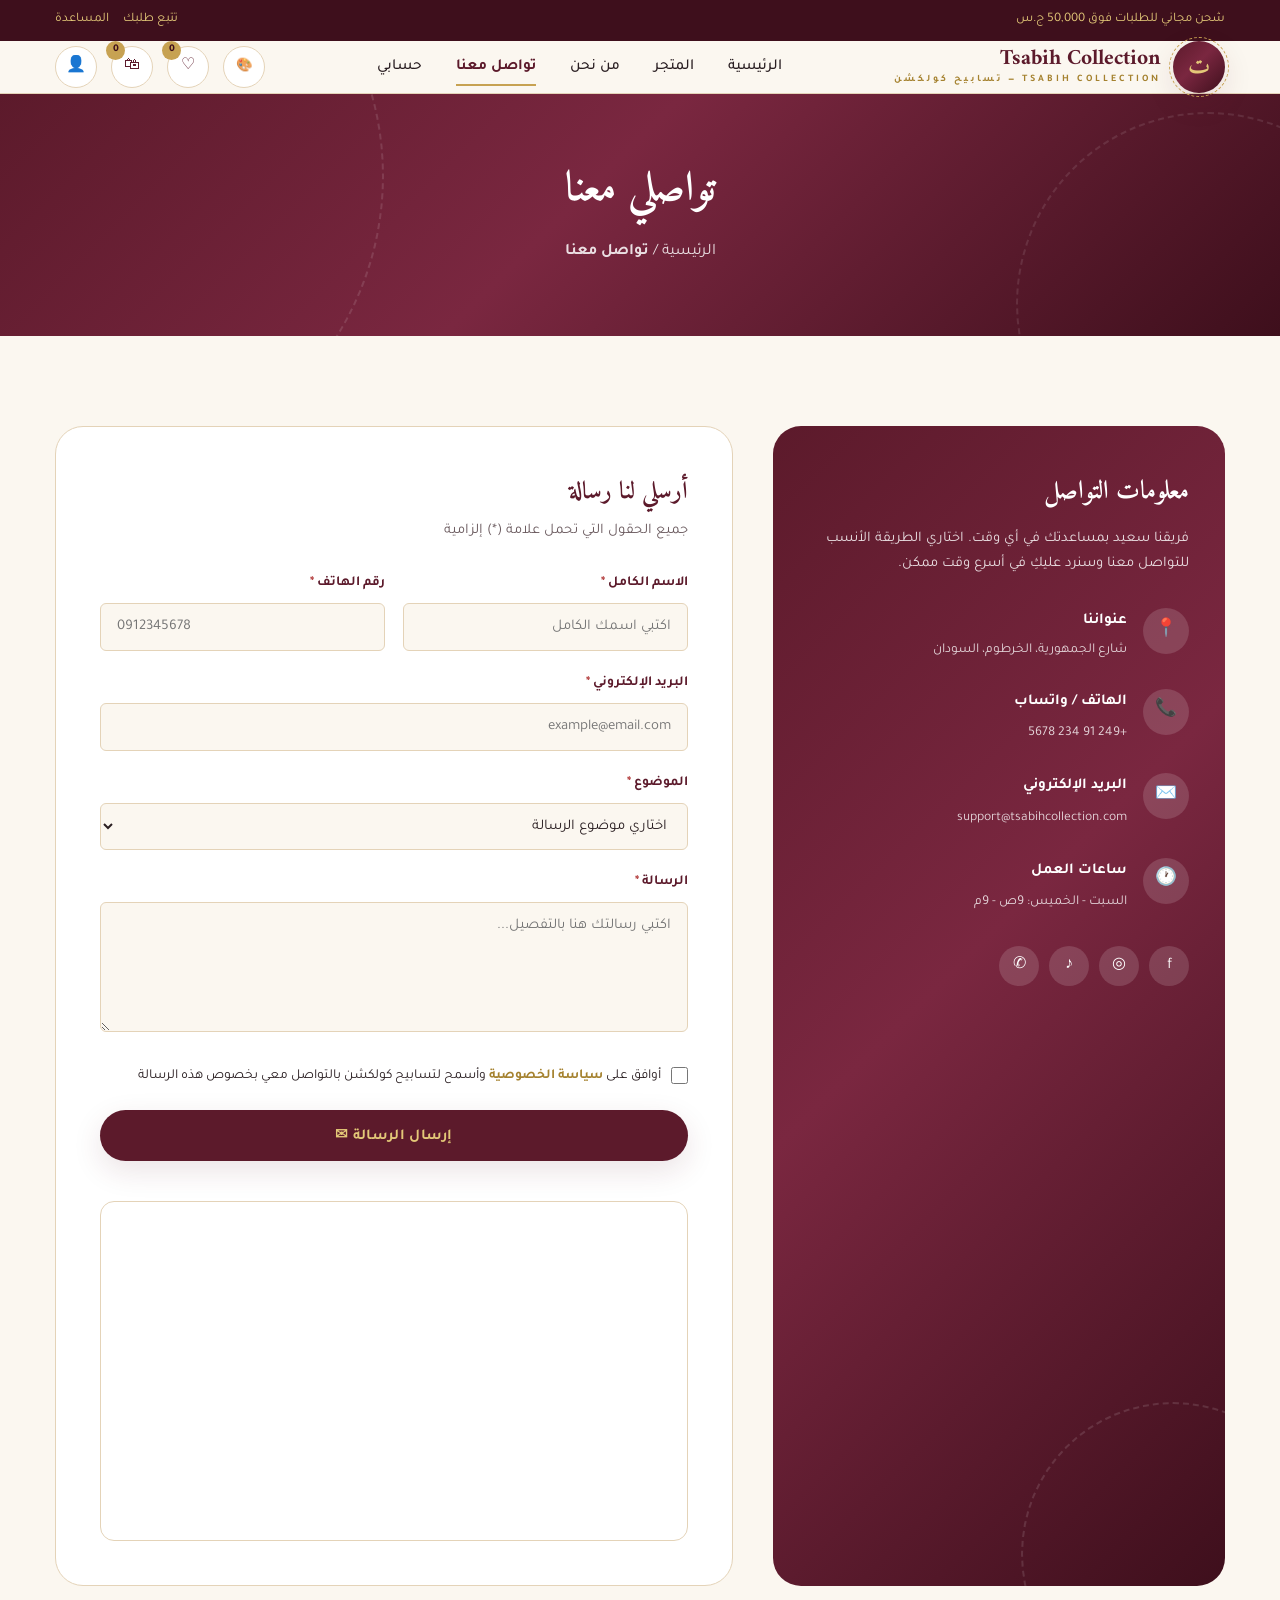
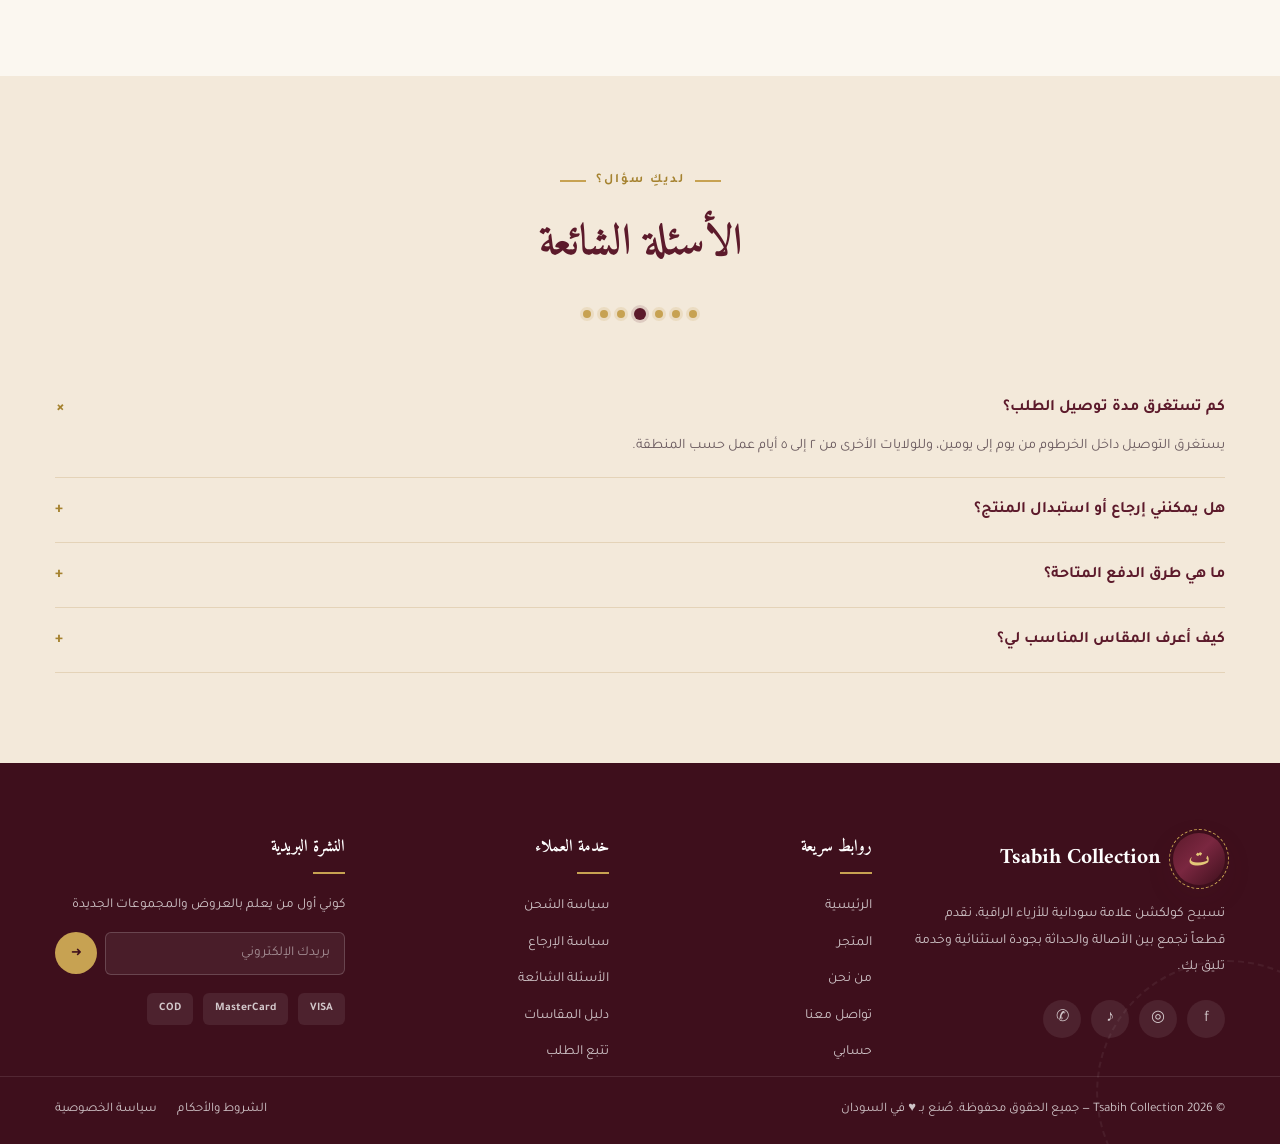
<file: contact.html>
<!DOCTYPE html>
<html lang="ar" dir="rtl" data-theme="default">
<head>
<meta charset="UTF-8">
<meta name="viewport" content="width=device-width, initial-scale=1.0">
<title>تواصل معنا | Tsabih Collection - تسابيح كولكشن</title>
<meta name="description" content="تواصلي مع فريق تسابيح كولكشن لأي استفسار عن الطلبات، المقاسات، أو الشحن.">
<link rel="stylesheet" href="css/style.css">
<link rel="icon" href="data:image/svg+xml,<svg xmlns=%22http://www.w3.org/2000/svg%22 viewBox=%220 0 100 100%22><text y=%22.9em%22 font-size=%2290%22>📿</text></svg>">
</head>
<body>

<div class="top-bar">
  <div class="container">
    <div class="top-bar-links"><span data-i18n="top_ship">شحن مجاني للطلبات فوق 50,000 ج.س</span></div>
    <div class="top-bar-tools">
      <a href="contact.html" data-i18n="top_track">تتبع طلبك</a>
      <a href="contact.html" data-i18n="top_help">المساعدة</a>
    </div>
  </div>
</div>

<header class="site-header">
  <div class="container nav-wrap">
    <a href="index.html" class="brand">
      <span class="brand-mark">ت</span>
      <span class="brand-name">Tsabih Collection<small>TSABIH COLLECTION — تسابيح كولكشن</small></span>
    </a>
    
    <!-- ====== زر القائمة (البرغر) ====== -->
    <div class="burger" aria-label="القائمة">
      <span></span>
      <span></span>
      <span></span>
    </div>
    
    <nav class="nav-links">
      <a href="index.html" data-i18n="nav_home">الرئيسية</a>
      <a href="products.html" data-i18n="nav_shop">المتجر</a>
      <a href="about.html" data-i18n="nav_about">من نحن</a>
      <a href="contact.html" class="active" data-i18n="nav_contact">تواصل معنا</a>
      <a href="login.html" data-i18n="nav_login">حسابي</a>
    </nav>
    
    <!-- ====== التغطية الخلفية للقائمة ====== -->
    <div class="nav-overlay"></div>
    
    <div class="nav-tools">
      <div class="dropdown">
        <button class="icon-btn dropdown-toggle" aria-label="الإعدادات" title="اللون واللغة">🎨</button>
        <div class="dropdown-panel">
          <div class="dropdown-title" data-i18n="theme_label">اختر لون الموقع</div>
          <div class="theme-grid">
            <button class="theme-dot active" data-theme-btn="default"></button>
            <button class="theme-dot" data-theme-btn="emerald"></button>
            <button class="theme-dot" data-theme-btn="midnight"></button>
            <button class="theme-dot" data-theme-btn="noir"></button>
          </div>
          <div class="dropdown-title" data-i18n="lang_label">اللغة / Language</div>
          <div class="lang-switch">
            <button data-lang-btn="ar" class="active">العربية</button>
            <button data-lang-btn="en">English</button>
          </div>
        </div>
      </div>
      <a href="products.html#favorites" class="icon-btn" aria-label="المفضلة">♡<span class="cart-count fav-count">0</span></a>
      <a href="order.html" class="icon-btn" aria-label="سلة التسوق">🛍<span class="cart-count">0</span></a>
      <a href="login.html" class="icon-btn" aria-label="حسابي">👤</a>
    </div>
  </div>
</header>

<!-- ====== هيرو الصفحة ====== -->
<section class="hero" style="padding:70px 0;">
  <div class="container" style="position:relative; z-index:2; text-align:center;">
    <h1 class="hero-title" style="font-size:clamp(1.8rem,4vw,2.6rem);">تواصلي معنا</h1>
    <p style="opacity:.85;">الرئيسية / <strong>تواصل معنا</strong></p>
  </div>
</section>

<!-- ====== قسم التواصل ====== -->
<section class="section">
  <div class="container">
    <div class="contact-grid">

      <!-- ====== بطاقة معلومات التواصل ====== -->
      <div class="contact-info-card" data-reveal="left">
        <h3>معلومات التواصل</h3>
        <p>فريقنا سعيد بمساعدتك في أي وقت. اختاري الطريقة الأنسب للتواصل معنا وسنرد عليكِ في أسرع وقت ممكن.</p>

        <div class="contact-info-item">
          <div class="ci-icon">📍</div>
          <div><h4>عنواننا</h4><p>شارع الجمهورية، الخرطوم، السودان</p></div>
        </div>
        <div class="contact-info-item">
          <div class="ci-icon">📞</div>
          <div><h4>الهاتف / واتساب</h4><span>+249 91 234 5678</span></div>
        </div>
        <div class="contact-info-item">
          <div class="ci-icon">✉️</div>
          <div><h4>البريد الإلكتروني</h4><span>support@tsabihcollection.com</span></div>
        </div>
        <div class="contact-info-item">
          <div class="ci-icon">🕐</div>
          <div><h4>ساعات العمل</h4><span>السبت - الخميس: 9ص - 9م</span></div>
        </div>

        <div class="social-circle">
          <a href="#" aria-label="فيسبوك">f</a>
          <a href="#" aria-label="إنستغرام">◎</a>
          <a href="#" aria-label="تيك توك">♪</a>
          <a href="#" aria-label="واتساب">✆</a>
        </div>
      </div>

      <!-- ====== نموذج التواصل ====== -->
      <div class="contact-form-card" data-reveal="right">
        <h3 class="section-title" style="font-size:1.5rem; margin-bottom:6px;">أرسلي لنا رسالة</h3>
        <p style="color:var(--color-text-soft); margin-bottom:26px; font-size:.92rem;">جميع الحقول التي تحمل علامة (*) إلزامية</p>

        <div class="alert-box"></div>

        <form action="php/contact.php" method="POST" data-validate-form data-demo="true" data-success-msg="تم إرسال رسالتك بنجاح! سنعاود التواصل معكِ قريباً.">
          <div class="form-row">
            <div class="form-group">
              <label for="c_name">الاسم الكامل <span class="required">*</span></label>
              <input type="text" id="c_name" name="full_name" class="form-control" required data-validate="name" placeholder="اكتبي اسمك الكامل">
              <span class="field-error">⚠</span>
            </div>
            <div class="form-group">
              <label for="c_phone">رقم الهاتف <span class="required">*</span></label>
              <input type="tel" id="c_phone" name="phone" class="form-control" required data-validate="phone" placeholder="0912345678">
              <span class="field-error">⚠</span>
            </div>
          </div>

          <div class="form-group">
            <label for="c_email">البريد الإلكتروني <span class="required">*</span></label>
            <input type="email" id="c_email" name="email" class="form-control" required data-validate="email" placeholder="example@email.com">
            <span class="field-error">⚠</span>
          </div>

          <div class="form-group">
            <label for="c_subject">الموضوع <span class="required">*</span></label>
            <select id="c_subject" name="subject" class="form-control" required style="padding-inline-start:16px;">
              <option value="">اختاري موضوع الرسالة</option>
              <option value="order">استفسار عن طلب</option>
              <option value="product">استفسار عن منتج</option>
              <option value="return">إرجاع أو استبدال</option>
              <option value="complaint">شكوى</option>
              <option value="other">أخرى</option>
            </select>
          </div>

          <div class="form-group">
            <label for="c_message">الرسالة <span class="required">*</span></label>
            <textarea id="c_message" name="message" class="form-control" required data-validate="message" placeholder="اكتبي رسالتك هنا بالتفصيل..."></textarea>
            <span class="field-error">⚠</span>
          </div>

          <label class="checkbox-row">
            <input type="checkbox" required data-validate="checkbox" name="agree">
            <span>أوافق على <a href="#">سياسة الخصوصية</a> وأسمح لتسابيح كولكشن بالتواصل معي بخصوص هذه الرسالة</span>
          </label>
          <span class="field-error" style="margin-top:-14px; margin-bottom:16px;">⚠ يجب الموافقة على الشروط</span>

          <button type="submit" class="btn btn-primary btn-block">إرسال الرسالة ✉</button>
        </form>

        <div class="map-box">
          <iframe src="https://www.google.com/maps?q=Khartoum,Sudan&output=embed" loading="lazy" title="موقعنا على الخريطة"></iframe>
        </div>
      </div>
    </div>
  </div>
</section>

<!-- ====== الأسئلة الشائعة ====== -->
<section class="section section-alt">
  <div class="container" style="max-width:820px;">
    <div class="section-head" data-reveal>
      <div class="eyebrow">لديكِ سؤال؟</div>
      <h2 class="section-title">الأسئلة الشائعة</h2>
      <div class="tasbih-divider"><span></span><span></span><span></span><span></span><span></span><span></span><span></span></div>
    </div>
    <div data-reveal>
      <div class="faq-item open">
        <div class="faq-q">كم تستغرق مدة توصيل الطلب؟ <span class="plus">+</span></div>
        <div class="faq-a"><p>يستغرق التوصيل داخل الخرطوم من يوم إلى يومين، وللولايات الأخرى من ٢ إلى ٥ أيام عمل حسب المنطقة.</p></div>
      </div>
      <div class="faq-item">
        <div class="faq-q">هل يمكنني إرجاع أو استبدال المنتج؟ <span class="plus">+</span></div>
        <div class="faq-a"><p>نعم، يمكنكِ إرجاع أو استبدال أي منتج خلال ١٤ يوماً من تاريخ الاستلام بشرط أن يكون بحالته الأصلية.</p></div>
      </div>
      <div class="faq-item">
        <div class="faq-q">ما هي طرق الدفع المتاحة؟ <span class="plus">+</span></div>
        <div class="faq-a"><p>نوفر الدفع عند الاستلام، بالإضافة إلى الدفع الإلكتروني الآمن عبر البطاقات البنكية والمحافظ الرقمية.</p></div>
      </div>
      <div class="faq-item">
        <div class="faq-q">كيف أعرف المقاس المناسب لي؟ <span class="plus">+</span></div>
        <div class="faq-a"><p>يتوفر دليل مقاسات تفصيلي في صفحة كل منتج، ويمكنكِ أيضاً التواصل مع فريق خدمة العملاء لمساعدتك في الاختيار.</p></div>
      </div>
    </div>
  </div>
</section>

<!-- ====== الفوتر ====== -->
<footer class="site-footer">
  <div class="container footer-grid">
    <div class="footer-brand">
      <a href="index.html" class="brand"><span class="brand-mark">ت</span><span class="brand-name">Tsabih Collection</span></a>
      <p data-i18n="footer_about">تسابيح كولكشن علامة سودانية للأزياء الراقية، نقدم قطعاً تجمع بين الأصالة والحداثة بجودة استثنائية وخدمة تليق بكِ.</p>
      <div class="footer-social"><a href="#">f</a><a href="#">◎</a><a href="#">♪</a><a href="#">✆</a></div>
    </div>
    <div class="footer-col">
      <h4 data-i18n="footer_links">روابط سريعة</h4>
      <ul>
        <li><a href="index.html" data-i18n="nav_home">الرئيسية</a></li>
        <li><a href="products.html" data-i18n="nav_shop">المتجر</a></li>
        <li><a href="about.html" data-i18n="nav_about">من نحن</a></li>
        <li><a href="contact.html" data-i18n="nav_contact">تواصل معنا</a></li>
        <li><a href="login.html" data-i18n="nav_login">حسابي</a></li>
      </ul>
    </div>
    <div class="footer-col">
      <h4 data-i18n="footer_help">خدمة العملاء</h4>
      <ul>
        <li><a href="#" data-i18n="footer_help1">سياسة الشحن</a></li>
        <li><a href="#" data-i18n="footer_help2">سياسة الإرجاع</a></li>
        <li><a href="contact.html" data-i18n="footer_help3">الأسئلة الشائعة</a></li>
        <li><a href="#" data-i18n="footer_help4">دليل المقاسات</a></li>
        <li><a href="#" data-i18n="footer_help5">تتبع الطلب</a></li>
      </ul>
    </div>
    <div class="footer-col footer-newsletter">
      <h4 data-i18n="footer_newsletter">النشرة البريدية</h4>
      <p>كوني أول من يعلم بالعروض والمجموعات الجديدة</p>
      <form class="footer-mini-form" data-validate-form data-demo="true" data-success-msg="تم الاشتراك بنجاح!">
        <input type="email" required data-validate="email" placeholder="بريدك الإلكتروني">
        <button type="submit" class="icon-btn" style="background:var(--color-accent); color:var(--color-primary-dark); border:none; flex-shrink:0;">➜</button>
      </form>
      <div class="payment-icons"><span>VISA</span><span>MasterCard</span><span>COD</span></div>
    </div>
  </div>
  <div class="footer-bottom">
    <div class="container">
      <span>© <span id="js-year">2026</span> Tsabih Collection — <span data-i18n="footer_rights">جميع الحقوق محفوظة</span>. صُنع بـ ♥ في السودان</span>
      <div class="footer-bottom-links">
        <a href="#" data-i18n="footer_terms">الشروط والأحكام</a>
        <a href="#" data-i18n="footer_privacy">سياسة الخصوصية</a>
      </div>
    </div>
  </div>
</footer>

<button class="scroll-top" aria-label="العودة للأعلى">↑</button>

<script src="js/theme-lang.js"></script>
<script src="js/main.js"></script>
<script src="js/validation.js"></script>
<script>document.getElementById('js-year').textContent = new Date().getFullYear();</script>
</body>
</html>
</file>
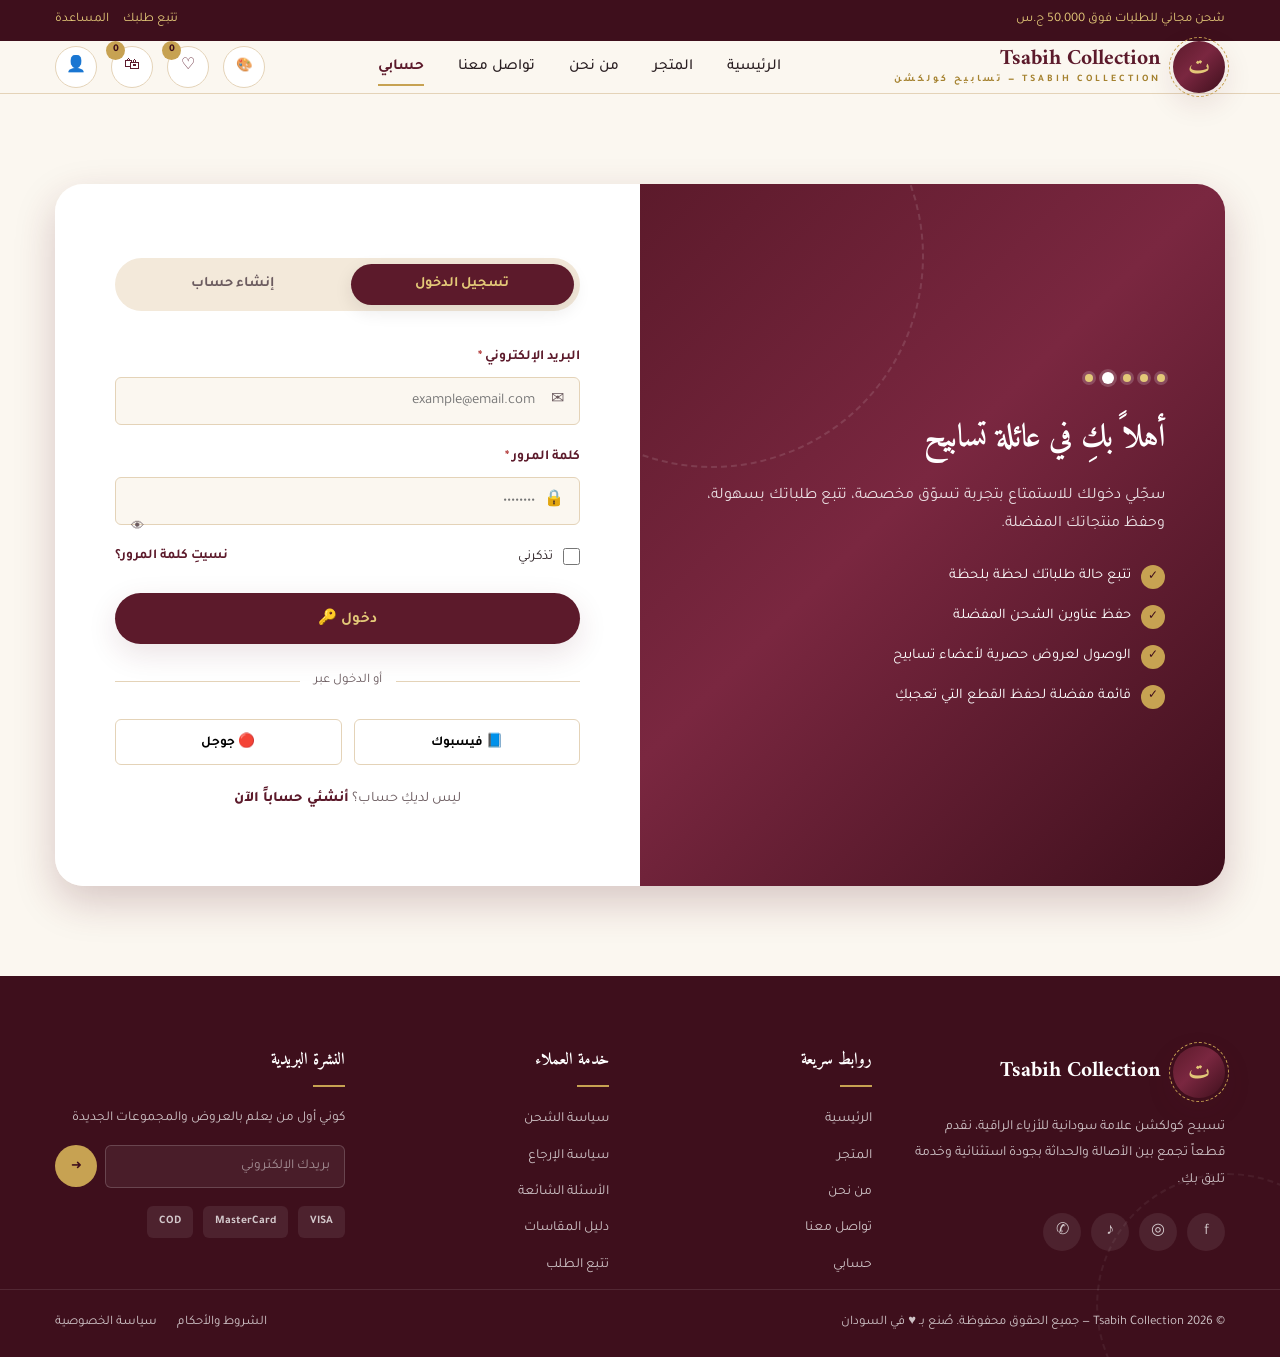
<file: login.html>
<!DOCTYPE html>
<html lang="ar" dir="rtl" data-theme="default">
<head>
<meta charset="UTF-8">
<meta name="viewport" content="width=device-width, initial-scale=1.0">
<title>تسجيل الدخول | Tsabih Collection - تسابيح كولكشن</title>
<meta name="description" content="سجّلي الدخول إلى حسابك في تسابيح كولكشن أو أنشئي حساباً جديداً للاستمتاع بتجربة تسوّق مخصصة.">
<link rel="stylesheet" href="css/style.css">
<link rel="icon" href="data:image/svg+xml,<svg xmlns=%22http://www.w3.org/2000/svg%22 viewBox=%220 0 100 100%22><text y=%22.9em%22 font-size=%2290%22>📿</text></svg>">
</head>
<body>

<div class="top-bar">
  <div class="container">
    <div class="top-bar-links"><span data-i18n="top_ship">شحن مجاني للطلبات فوق 50,000 ج.س</span></div>
    <div class="top-bar-tools">
      <a href="contact.html" data-i18n="top_track">تتبع طلبك</a>
      <a href="contact.html" data-i18n="top_help">المساعدة</a>
    </div>
  </div>
</div>

<header class="site-header">
  <div class="container nav-wrap">
    <a href="index.html" class="brand">
      <span class="brand-mark">ت</span>
      <span class="brand-name">Tsabih Collection<small>TSABIH COLLECTION — تسابيح كولكشن</small></span>
    </a>

    <!-- ====== زر القائمة (البرغر) ====== -->
    <div class="burger" aria-label="القائمة">
      <span></span>
      <span></span>
      <span></span>
    </div>

    <nav class="nav-links">
      <a href="index.html" data-i18n="nav_home">الرئيسية</a>
      <a href="products.html" data-i18n="nav_shop">المتجر</a>
      <a href="about.html" data-i18n="nav_about">من نحن</a>
      <a href="contact.html" data-i18n="nav_contact">تواصل معنا</a>
      <a href="login.html" class="active" data-i18n="nav_login">حسابي</a>
    </nav>

    <!-- ====== التغطية الخلفية للقائمة ====== -->
    <div class="nav-overlay"></div>

    <div class="nav-tools">
      <div class="dropdown">
        <button class="icon-btn dropdown-toggle" aria-label="الإعدادات" title="اللون واللغة">🎨</button>
        <div class="dropdown-panel">
          <div class="dropdown-title" data-i18n="theme_label">اختر لون الموقع</div>
          <div class="theme-grid">
            <button class="theme-dot active" data-theme-btn="default"></button>
            <button class="theme-dot" data-theme-btn="emerald"></button>
            <button class="theme-dot" data-theme-btn="midnight"></button>
            <button class="theme-dot" data-theme-btn="noir"></button>
          </div>
          <div class="dropdown-title" data-i18n="lang_label">اللغة / Language</div>
          <div class="lang-switch">
            <button data-lang-btn="ar" class="active">العربية</button>
            <button data-lang-btn="en">English</button>
          </div>
        </div>
      </div>
      <a href="products.html#favorites" class="icon-btn" aria-label="المفضلة">♡<span class="cart-count fav-count">0</span></a>
      <a href="order.html" class="icon-btn" aria-label="سلة التسوق">🛍<span class="cart-count">0</span></a>
      <a href="login.html" class="icon-btn" aria-label="حسابي">👤</a>
    </div>
  </div>
</header>

<!-- ============== حالة: زائر (نموذج الدخول/التسجيل) ============== -->
<section class="section" id="guestArea">
  <div class="container">
    <div class="auth-wrapper" data-reveal>

      <!-- ============ الجهة الترويجية ============ -->
      <div class="auth-visual">
        <div class="tasbih-divider light" style="margin-inline-start:0; justify-content:flex-start;"><span></span><span></span><span></span><span></span><span></span></div>
        <h2>أهلاً بكِ في عائلة تسابيح</h2>
        <p>سجّلي دخولك للاستمتاع بتجربة تسوّق مخصصة، تتبع طلباتك بسهولة، وحفظ منتجاتك المفضلة.</p>
        <ul>
          <li><span class="chk">✓</span> تتبع حالة طلباتك لحظة بلحظة</li>
          <li><span class="chk">✓</span> حفظ عناوين الشحن المفضلة</li>
          <li><span class="chk">✓</span> الوصول لعروض حصرية لأعضاء تسابيح</li>
          <li><span class="chk">✓</span> قائمة مفضلة لحفظ القطع التي تعجبكِ</li>
        </ul>
      </div>

      <!-- ============ نموذج الدخول / التسجيل ============ -->
      <div class="auth-form-side">
        <div class="tabs">
          <button class="tab-btn active" data-tab-target="loginPanel">تسجيل الدخول</button>
          <button class="tab-btn" data-tab-target="registerPanel">إنشاء حساب</button>
        </div>

        <div class="alert-box"></div>

        <!-- ---------- تبويب تسجيل الدخول ---------- -->
        <div class="tab-panel active" id="loginPanel">
          <form id="loginForm" action="php/login.php" method="POST" data-validate-form data-demo="true" data-success-msg="تم تسجيل الدخول بنجاح! جاري تحويلك...">
            <div class="form-group">
              <label for="l_email">البريد الإلكتروني <span class="required">*</span></label>
              <div class="input-icon-wrap">
                <span class="fld-icon">✉</span>
                <input type="email" id="l_email" name="email" class="form-control" required data-validate="email" placeholder="example@email.com">
              </div>
              <span class="field-error">⚠</span>
            </div>

            <div class="form-group">
              <label for="l_pass">كلمة المرور <span class="required">*</span></label>
              <div class="input-icon-wrap">
                <span class="fld-icon">🔒</span>
                <input type="password" id="l_pass" name="password" class="form-control" required placeholder="••••••••">
                <button type="button" class="toggle-pass">👁</button>
              </div>
            </div>

            <div style="display:flex; justify-content:space-between; align-items:center; margin-bottom:24px;">
              <label class="checkbox-row" style="margin:0;">
                <input type="checkbox" name="remember"> <span>تذكرني</span>
              </label>
              <a href="#" style="font-size:.85rem; font-weight:700; color:var(--color-primary);">نسيتِ كلمة المرور؟</a>
            </div>

            <button type="submit" class="btn btn-primary btn-block">دخول 🔑</button>
          </form>

          <div class="divider-or">أو الدخول عبر</div>
          <div class="social-auth">
            <button type="button">📘 فيسبوك</button>
            <button type="button">🔴 جوجل</button>
          </div>

          <p class="form-foot-link">ليس لديكِ حساب؟ <a href="#" data-switch-to="registerPanel">أنشئي حساباً الآن</a></p>
        </div>

        <!-- ---------- تبويب إنشاء حساب ---------- -->
        <div class="tab-panel" id="registerPanel">
          <form id="registerForm" action="php/register.php" method="POST" data-validate-form data-demo="true" data-success-msg="تم إنشاء الحساب بنجاح! يمكنكِ الآن تسجيل الدخول.">
            <div class="form-row">
              <div class="form-group">
                <label for="r_name">الاسم الكامل <span class="required">*</span></label>
                <input type="text" id="r_name" name="full_name" class="form-control" required data-validate="name" placeholder="اسمك الكامل">
                <span class="field-error">⚠</span>
              </div>
              <div class="form-group">
                <label for="r_phone">رقم الهاتف <span class="required">*</span></label>
                <input type="tel" id="r_phone" name="phone" class="form-control" required data-validate="phone" placeholder="0912345678">
                <span class="field-error">⚠</span>
              </div>
            </div>

            <div class="form-group">
              <label for="r_email">البريد الإلكتروني <span class="required">*</span></label>
              <input type="email" id="r_email" name="email" class="form-control" required data-validate="email" placeholder="example@email.com">
              <span class="field-error">⚠</span>
            </div>

            <div class="form-group">
              <label for="r_pass">كلمة المرور <span class="required">*</span></label>
              <div class="input-icon-wrap">
                <span class="fld-icon">🔒</span>
                <input type="password" id="r_pass" name="password" class="form-control" required data-validate="password" placeholder="8 أحرف على الأقل">
                <button type="button" class="toggle-pass">👁</button>
              </div>
              <div class="pass-strength"><span></span><span></span><span></span><span></span></div>
              <p class="field-hint">يجب أن تحتوي على حرف كبير، حرف صغير، ورقم على الأقل</p>
              <span class="field-error">⚠</span>
            </div>

            <div class="form-group">
              <label for="r_pass2">تأكيد كلمة المرور <span class="required">*</span></label>
              <input type="password" id="r_pass2" name="password_confirm" class="form-control" required data-validate="confirm-password" data-matches="r_pass" placeholder="أعيدي كتابة كلمة المرور">
              <span class="field-error">⚠</span>
            </div>

            <label class="checkbox-row">
              <input type="checkbox" required data-validate="checkbox" name="agree">
              <span>أوافق على <a href="#">الشروط والأحكام</a> و<a href="#">سياسة الخصوصية</a></span>
            </label>
            <span class="field-error" style="margin-top:-14px; margin-bottom:16px;">⚠ يجب الموافقة على الشروط</span>

            <button type="submit" class="btn btn-primary btn-block">إنشاء الحساب ✨</button>
          </form>
          <p class="form-foot-link">لديكِ حساب بالفعل؟ <a href="#" data-switch-to="loginPanel">سجّلي الدخول</a></p>
        </div>
      </div>
    </div>
  </div>
</section>

<!-- ============== حالة: مستخدم مسجّل دخول ============== -->
<section class="section" id="memberArea" style="display:none;">
  <div class="container" style="max-width:640px;">
    <div class="status-page" data-reveal>
      <div class="status-box">
        <div class="status-icon">👤</div>
        <h2>أهلاً بعودتك، <span id="memberName">عميلتنا العزيزة</span>!</h2>
        <p>تم تسجيل دخولك بنجاح إلى حسابك في تسابيح كولكشن. من هنا يمكنكِ متابعة طلباتك أو تصفح أحدث المنتجات.</p>
        <div style="display:flex; gap:14px; justify-content:center; flex-wrap:wrap;">
          <a href="products.html" class="btn btn-primary">تصفحي المتجر</a>
          <a href="order.html" class="btn btn-outline">طلباتي</a>
          <button id="logoutBtn" class="btn" style="background:var(--color-error); color:#fff;">تسجيل الخروج 🚪</button>
        </div>
      </div>
    </div>
  </div>
</section>

<!-- ============== الفوتر ============== -->
<footer class="site-footer">
  <div class="container footer-grid">
    <div class="footer-brand">
      <a href="index.html" class="brand"><span class="brand-mark">ت</span><span class="brand-name">Tsabih Collection</span></a>
      <p data-i18n="footer_about">تسابيح كولكشن علامة سودانية للأزياء الراقية، نقدم قطعاً تجمع بين الأصالة والحداثة بجودة استثنائية وخدمة تليق بكِ.</p>
      <div class="footer-social"><a href="#">f</a><a href="#">◎</a><a href="#">♪</a><a href="#">✆</a></div>
    </div>
    <div class="footer-col">
      <h4 data-i18n="footer_links">روابط سريعة</h4>
      <ul>
        <li><a href="index.html" data-i18n="nav_home">الرئيسية</a></li>
        <li><a href="products.html" data-i18n="nav_shop">المتجر</a></li>
        <li><a href="about.html" data-i18n="nav_about">من نحن</a></li>
        <li><a href="contact.html" data-i18n="nav_contact">تواصل معنا</a></li>
        <li><a href="login.html" data-i18n="nav_login">حسابي</a></li>
      </ul>
    </div>
    <div class="footer-col">
      <h4 data-i18n="footer_help">خدمة العملاء</h4>
      <ul>
        <li><a href="#" data-i18n="footer_help1">سياسة الشحن</a></li>
        <li><a href="#" data-i18n="footer_help2">سياسة الإرجاع</a></li>
        <li><a href="contact.html" data-i18n="footer_help3">الأسئلة الشائعة</a></li>
        <li><a href="#" data-i18n="footer_help4">دليل المقاسات</a></li>
        <li><a href="#" data-i18n="footer_help5">تتبع الطلب</a></li>
      </ul>
    </div>
    <div class="footer-col footer-newsletter">
      <h4 data-i18n="footer_newsletter">النشرة البريدية</h4>
      <p>كوني أول من يعلم بالعروض والمجموعات الجديدة</p>
      <form class="footer-mini-form" data-validate-form data-demo="true" data-success-msg="تم الاشتراك بنجاح!">
        <input type="email" required data-validate="email" placeholder="بريدك الإلكتروني">
        <button type="submit" class="icon-btn" style="background:var(--color-accent); color:var(--color-primary-dark); border:none; flex-shrink:0;">➜</button>
      </form>
      <div class="payment-icons"><span>VISA</span><span>MasterCard</span><span>COD</span></div>
    </div>
  </div>
  <div class="footer-bottom">
    <div class="container">
      <span>© <span id="js-year">2026</span> Tsabih Collection — <span data-i18n="footer_rights">جميع الحقوق محفوظة</span>. صُنع بـ ♥ في السودان</span>
      <div class="footer-bottom-links">
        <a href="#" data-i18n="footer_terms">الشروط والأحكام</a>
        <a href="#" data-i18n="footer_privacy">سياسة الخصوصية</a>
      </div>
    </div>
  </div>
</footer>

<button class="scroll-top" aria-label="العودة للأعلى">↑</button>

<script src="js/theme-lang.js"></script>
<script src="js/main.js"></script>
<script src="js/validation.js"></script>
<script>
document.getElementById('js-year').textContent = new Date().getFullYear();

/* ====================================================================
   محاكاة تسجيل الدخول/الخروج من جهة المتصفح (Demo Mode)
   ==================================================================== */
(function () {
  const guestArea = document.getElementById('guestArea');
  const memberArea = document.getElementById('memberArea');
  const memberName = document.getElementById('memberName');
  const loginForm = document.getElementById('loginForm');
  const registerForm = document.getElementById('registerForm');
  const logoutBtn = document.getElementById('logoutBtn');

  function showMemberState(name) {
    guestArea.style.display = 'none';
    memberArea.style.display = 'block';
    memberName.textContent = name || 'عميلتنا العزيزة';
    localStorage.setItem('tsabih_logged_in', '1');
    localStorage.setItem('tsabih_user_name', name || '');
  }
  function showGuestState() {
    guestArea.style.display = 'block';
    memberArea.style.display = 'none';
    localStorage.removeItem('tsabih_logged_in');
    localStorage.removeItem('tsabih_user_name');
  }

  if (localStorage.getItem('tsabih_logged_in') === '1') {
    showMemberState(localStorage.getItem('tsabih_user_name'));
  }

  if (loginForm) {
    loginForm.addEventListener('submit', function () {
      const emailVal = document.getElementById('l_email').value;
      const isValidAlready = !loginForm.querySelector('.invalid');
      if (isValidAlready && document.getElementById('l_email').value && document.getElementById('l_pass').value) {
        setTimeout(() => showMemberState(emailVal.split('@')[0]), 900);
      }
    });
  }

  if (registerForm) {
    registerForm.addEventListener('submit', function () {
      setTimeout(() => {
        document.querySelector('[data-tab-target="loginPanel"]').click();
      }, 1300);
    });
  }

  if (logoutBtn) {
    logoutBtn.addEventListener('click', function () {
      showGuestState();
      showToast('تم تسجيل الخروج', 'نتمنى رؤيتك مجدداً قريباً 🌸');
    });
  }

  document.querySelectorAll('[data-switch-to]').forEach((link) => {
    link.addEventListener('click', (e) => {
      e.preventDefault();
      document.querySelector(`[data-tab-target="${link.dataset.switchTo}"]`).click();
    });
  });
})();
</script>
</body>
</html>
</file>
<file: css/style.css>
/* ============================================================
   TSABIH COLLECTION — الملف الرئيسي للتنسيق
   تصميم: بورجندي داكن + ذهبي عتيق، مستوحى من نمط حبات التسبيح
   ============================================================ */

/* ---------- خطوط جوجل ---------- */
@import url('https://fonts.googleapis.com/css2?family=Amiri:wght@400;700&family=Tajawal:wght@300;400;500;700;900&family=Playfair+Display:wght@400;600;700;900&family=Poppins:wght@300;400;500;600;700&display=swap');

/* ============================================================
   1) نظام الألوان — متغيرات CSS (Design Tokens)
   ============================================================ */
:root {
  --color-primary: #5C1A2B;
  --color-primary-light: #7A2740;
  --color-primary-dark: #3E0F1C;
  --color-accent: #C7A252;
  --color-accent-light: #E3C878;
  --color-accent-dark: #A5822F;
  --color-bg: #FBF7F0;
  --color-bg-alt: #F3E9DA;
  --color-surface: #FFFFFF;
  --color-text: #2A1F22;
  --color-text-soft: #6B5B5F;
  --color-border: #E4D3B8;
  --color-success: #3E7A4C;
  --color-error: #B23A3A;
  --gradient-hero: linear-gradient(135deg, #5C1A2B 0%, #7A2740 45%, #3E0F1C 100%);
  --shadow-soft: 0 10px 30px rgba(92, 26, 43, 0.12);
  --shadow-card: 0 6px 18px rgba(42, 31, 34, 0.10);
  --shadow-hover: 0 16px 40px rgba(92, 26, 43, 0.22);
  --radius-sm: 6px;
  --radius-md: 14px;
  --radius-lg: 28px;
  --font-display: 'Amiri', 'Playfair Display', serif;
  --font-body: 'Tajawal', 'Poppins', sans-serif;
}

html[data-theme="emerald"] {
  --color-primary: #103B2B;
  --color-primary-light: #1B5A41;
  --color-primary-dark: #08251A;
  --color-accent: #CBA135;
  --color-accent-light: #E6C868;
  --color-accent-dark: #9C7C22;
  --color-bg: #F6F5EE;
  --color-bg-alt: #EAE7D6;
  --color-border: #D8D2B4;
  --gradient-hero: linear-gradient(135deg, #103B2B 0%, #1B5A41 45%, #08251A 100%);
}

html[data-theme="midnight"] {
  --color-primary: #1B2340;
  --color-primary-light: #2C3860;
  --color-primary-dark: #10142A;
  --color-accent: #B9C0D4;
  --color-accent-light: #E3E7F0;
  --color-accent-dark: #8A93AE;
  --color-bg: #F5F6FA;
  --color-bg-alt: #E7E9F2;
  --color-border: #D6DAE8;
  --gradient-hero: linear-gradient(135deg, #1B2340 0%, #2C3860 45%, #10142A 100%);
}

html[data-theme="noir"] {
  --color-primary: #1A1A1A;
  --color-primary-light: #2E2E2E;
  --color-primary-dark: #0A0A0A;
  --color-accent: #D88C9A;
  --color-accent-light: #F2B9C4;
  --color-accent-dark: #B4677A;
  --color-bg: #FAF7F7;
  --color-bg-alt: #F0E4E6;
  --color-border: #E5D2D6;
  --gradient-hero: linear-gradient(135deg, #1A1A1A 0%, #2E2E2E 45%, #0A0A0A 100%);
}

/* ============================================================
   2) إعادة ضبط أساسية Reset + قواعد عامة
   ============================================================ */
* { margin: 0; padding: 0; box-sizing: border-box; }

html { scroll-behavior: smooth; }

html[lang="ar"] body { font-family: var(--font-body); direction: rtl; }
html[lang="en"] body { font-family: 'Poppins', sans-serif; direction: ltr; }

body {
  background-color: var(--color-bg);
  color: var(--color-text);
  line-height: 1.75;
  overflow-x: hidden;
  transition: background-color .4s ease, color .4s ease;
}

img { max-width: 100%; display: block; }
a { text-decoration: none; color: inherit; }
ul { list-style: none; }
button { font-family: inherit; cursor: pointer; border: none; background: none; }
input, textarea, select { font-family: inherit; }

::selection { background: var(--color-accent); color: var(--color-primary-dark); }

::-webkit-scrollbar { width: 10px; }
::-webkit-scrollbar-track { background: var(--color-bg-alt); }
::-webkit-scrollbar-thumb { background: var(--color-accent); border-radius: 10px; }
::-webkit-scrollbar-thumb:hover { background: var(--color-accent-dark); }

.container {
  width: 94%;
  max-width: 1440px;
  margin-inline: auto;
}

@media (min-width: 1600px) {
  .container { max-width: 1680px; }
  .cat-grid { grid-template-columns: repeat(4, 1fr); gap: 30px; }
  .product-grid { grid-template-columns: repeat(4, 1fr); gap: 30px; }
  .feature-grid { gap: 36px; }
}

@media (min-width: 1920px) {
  .container { max-width: 1900px; }
}

.section { padding: 90px 0; position: relative; }
.section-alt { background: var(--color-bg-alt); }

.section-head { text-align: center; max-width: 640px; margin: 0 auto 56px; }
.eyebrow {
  display: inline-flex;
  align-items: center;
  gap: 10px;
  font-family: var(--font-body);
  font-weight: 700;
  letter-spacing: 2px;
  color: var(--color-accent-dark);
  font-size: .8rem;
  text-transform: uppercase;
  margin-bottom: 14px;
}
.eyebrow::before, .eyebrow::after { content: ""; width: 26px; height: 2px; background: var(--color-accent); }
.section-title {
  font-family: var(--font-display);
  font-size: clamp(1.8rem, 3.4vw, 2.7rem);
  color: var(--color-primary);
  font-weight: 700;
  margin-bottom: 14px;
}
.section-desc { color: var(--color-text-soft); font-size: 1.02rem; }

/* ============================================================
   3) شارة التسبيح
   ============================================================ */
.tasbih-divider {
  display: flex;
  align-items: center;
  justify-content: center;
  gap: 9px;
  margin: 26px auto;
  width: fit-content;
}
.tasbih-divider span {
  width: 8px;
  height: 8px;
  border-radius: 50%;
  background: var(--color-accent);
  box-shadow: 0 0 0 3px rgba(199, 162, 82, .18);
}
.tasbih-divider span:nth-child(4n) { width: 12px; height: 12px; background: var(--color-primary); box-shadow: 0 0 0 3px rgba(92,26,43,.14); }
.tasbih-divider.light span { background: var(--color-accent-light); box-shadow: 0 0 0 3px rgba(255,255,255,.18); }
.tasbih-divider.light span:nth-child(4n) { background: #fff; }

.tasbih-frame { position: relative; }
.tasbih-frame::before, .tasbih-frame::after {
  content: "";
  position: absolute;
  inset: 0;
  border: 2px dashed var(--color-accent);
  border-radius: inherit;
  opacity: .5;
  pointer-events: none;
}
.tasbih-frame::after { inset: 8px; opacity: .25; }

/* ============================================================
   4) الأزرار
   ============================================================ */
.btn {
  display: inline-flex;
  align-items: center;
  justify-content: center;
  gap: 8px;
  padding: 15px 34px;
  border-radius: 50px;
  font-weight: 700;
  font-size: .95rem;
  letter-spacing: .3px;
  transition: transform .35s cubic-bezier(.2,.9,.3,1.3), box-shadow .35s ease, background .35s ease, color .35s ease;
  position: relative;
  overflow: hidden;
  z-index: 1;
}
.btn-primary {
  background: var(--color-primary);
  color: var(--color-accent-light);
  box-shadow: var(--shadow-soft);
}
.btn-primary::before {
  content: "";
  position: absolute;
  inset: 0;
  background: var(--gradient-hero);
  z-index: -1;
  opacity: 0;
  transition: opacity .35s ease;
}
.btn-primary:hover { transform: translateY(-4px) scale(1.02); box-shadow: var(--shadow-hover); }
.btn-outline {
  background: transparent;
  border: 2px solid var(--color-primary);
  color: var(--color-primary);
}
.btn-outline:hover { background: var(--color-primary); color: var(--color-accent-light); transform: translateY(-4px); }
.btn-gold {
  background: linear-gradient(135deg, var(--color-accent), var(--color-accent-dark));
  color: var(--color-primary-dark);
  box-shadow: 0 8px 22px rgba(199,162,82,.35);
}
.btn-gold:hover { transform: translateY(-4px) scale(1.03); box-shadow: 0 14px 32px rgba(199,162,82,.5); }
.btn-block { width: 100%; }
.btn-sm { padding: 10px 22px; font-size: .85rem; }
.btn:active { transform: translateY(0) scale(.98); }
.btn[disabled] { opacity: .55; cursor: not-allowed; transform: none !important; }

/* ============================================================
   5) الهيدر / التنقل
   ============================================================ */
.top-bar {
  background: var(--color-primary-dark);
  color: var(--color-accent-light);
  font-size: .82rem;
  padding: 9px 0;
}
.top-bar .container { display: flex; align-items: center; justify-content: space-between; flex-wrap: wrap; gap: 8px; }
.top-bar-links { display: flex; gap: 18px; align-items: center; }
.top-bar-links a:hover { color: var(--color-accent); }
.top-bar-tools { display: flex; align-items: center; gap: 14px; }

.site-header {
  position: sticky;
  top: 0;
  z-index: 500;
  background: rgba(251, 247, 240, .92);
  backdrop-filter: blur(10px);
  border-bottom: 1px solid var(--color-border);
  transition: box-shadow .3s ease;
}
.site-header.scrolled { box-shadow: var(--shadow-card); }
.nav-wrap { display: flex; align-items: center; justify-content: space-between; padding: 16px 0; }

.brand { display: flex; align-items: center; gap: 12px; }
.brand-mark {
  width: 52px; height: 52px; border-radius: 50%;
  background: var(--gradient-hero);
  display: flex; align-items: center; justify-content: center;
  color: var(--color-accent-light);
  font-family: var(--font-display);
  font-size: 1.5rem;
  font-weight: 700;
  box-shadow: var(--shadow-soft);
  position: relative;
}
.brand-mark::after {
  content: "";
  position: absolute; inset: -4px;
  border: 1.5px dashed var(--color-accent);
  border-radius: 50%;
  animation: spin 18s linear infinite;
}
.brand-name { font-family: var(--font-display); font-size: 1.35rem; color: var(--color-primary); font-weight: 700; line-height: 1.1; }
.brand-name small { display: block; font-family: var(--font-body); font-size: .62rem; letter-spacing: 3px; color: var(--color-accent-dark); font-weight: 700; margin-top: 3px;}

.nav-tools { display: flex; align-items: center; gap: 14px; }
.icon-btn {
  width: 42px; height: 42px;
  border-radius: 50%;
  display: flex; align-items: center; justify-content: center;
  background: var(--color-surface);
  border: 1px solid var(--color-border);
  color: var(--color-primary);
  transition: all .3s ease;
  position: relative;
}
.icon-btn:hover { background: var(--color-primary); color: var(--color-accent-light); transform: translateY(-3px); box-shadow: var(--shadow-card); }
.cart-count {
  position: absolute; top: -6px; left: -6px;
  background: var(--color-accent);
  color: var(--color-primary-dark);
  font-size: .65rem; font-weight: 800;
  width: 19px; height: 19px; border-radius: 50%;
  display: flex; align-items: center; justify-content: center;
}

.dropdown { position: relative; }
.dropdown-panel {
  position: absolute;
  top: calc(100% + 14px);
  left: 50%;
  transform: translateX(-50%) translateY(-8px);
  background: var(--color-surface);
  border: 1px solid var(--color-border);
  border-radius: var(--radius-md);
  padding: 16px;
  min-width: 220px;
  box-shadow: var(--shadow-hover);
  opacity: 0;
  visibility: hidden;
  transition: all .3s ease;
  z-index: 600;
}
.dropdown.open .dropdown-panel { opacity: 1; visibility: visible; transform: translateX(-50%) translateY(0); }
.dropdown-title { font-size: .78rem; font-weight: 800; color: var(--color-text-soft); text-transform: uppercase; letter-spacing: 1px; margin-bottom: 10px; }
.theme-grid { display: grid; grid-template-columns: repeat(4, 1fr); gap: 10px; margin-bottom: 14px; }
.theme-dot {
  width: 34px; height: 34px; border-radius: 50%;
  border: 2px solid transparent;
  cursor: pointer;
  position: relative;
  transition: transform .25s ease;
}
.theme-dot:hover { transform: scale(1.12); }
.theme-dot.active { border-color: var(--color-text); }
.theme-dot.active::after { content: "✓"; position: absolute; inset: 0; display:flex; align-items:center; justify-content:center; color:#fff; font-size: .8rem; }
.theme-dot[data-theme-btn="default"] { background: linear-gradient(135deg,#5C1A2B,#C7A252); }
.theme-dot[data-theme-btn="emerald"] { background: linear-gradient(135deg,#103B2B,#CBA135); }
.theme-dot[data-theme-btn="midnight"] { background: linear-gradient(135deg,#1B2340,#B9C0D4); }
.theme-dot[data-theme-btn="noir"] { background: linear-gradient(135deg,#1A1A1A,#D88C9A); }

.lang-switch { display: flex; gap: 8px; }
.lang-switch button {
  flex: 1;
  padding: 9px;
  border-radius: var(--radius-sm);
  border: 1px solid var(--color-border);
  font-weight: 700;
  font-size: .85rem;
  transition: all .25s ease;
}
.lang-switch button.active, .lang-switch button:hover { background: var(--color-primary); color: var(--color-accent-light); border-color: var(--color-primary); }

/* ============================================================
   القائمة الجانبية وزر البرغر - نسخة متناسقة
   ============================================================ */

/* ----- زر البرغر (يظهر في الجوال فقط) ----- */
.burger {
  display: none;
  flex-direction: column;
  gap: 4px;
  width: 28px;
  cursor: pointer;
  z-index: 800;
  background: none;
  border: none;
  padding: 4px;
  flex-shrink: 0;
  justify-content: center;
  align-items: center;
}

.burger span {
  display: block;
  height: 2.5px;
  background: var(--color-primary);
  border-radius: 3px;
  transition: all 0.3s ease;
  width: 100%;
  flex-shrink: 0;
}

/* ----- تحويل البرغر إلى X ----- */
.burger.active span:nth-child(1) {
  transform: translateY(6.5px) rotate(45deg);
}
.burger.active span:nth-child(2) {
  opacity: 0;
}
.burger.active span:nth-child(3) {
  transform: translateY(-6.5px) rotate(-45deg);
}

/* ----- القائمة الجانبية (تبدأ مخفية) ----- */
.nav-links {
  position: fixed;
  top: 0;
  right: -100%;
  height: 100vh;
  width: 78%;
  max-width: 320px;
  background: var(--color-surface);
  flex-direction: column;
  justify-content: flex-start;
  align-items: flex-start;
  padding: 90px 28px 30px;
  gap: 0;
  transition: right 0.4s ease;
  box-shadow: var(--shadow-hover);
  z-index: 700;
  display: flex;
  overflow-y: auto;
}

/* ----- عند فتح القائمة ----- */
.nav-links.open {
  right: 0;
}

/* ----- روابط القائمة الجانبية ----- */
.nav-links a {
  font-weight: 500;
  font-size: 1rem;
  padding: 14px 0;
  color: var(--color-text);
  width: 100%;
  border-bottom: 1px solid var(--color-border);
  transition: all 0.3s ease;
  font-family: var(--font-body);
}

.nav-links a:hover {
  color: var(--color-primary);
  padding-right: 10px;
}

.nav-links a.active {
  color: var(--color-primary);
  font-weight: 700;
}

/* ----- التغطية الخلفية المظلمة ----- */
.nav-overlay {
  position: fixed;
  top: 0;
  left: 0;
  width: 100%;
  height: 100%;
  background: rgba(0,0,0,0.4);
  z-index: 650;
  opacity: 0;
  visibility: hidden;
  transition: all 0.3s ease;
}

.nav-overlay.active {
  opacity: 1;
  visibility: visible;
}

/* ============================================================
   على الشاشات الكبيرة (لابتوب)
   ============================================================ */
@media (min-width: 881px) {
  .nav-links {
    position: static;
    height: auto;
    width: auto;
    max-width: none;
    background: transparent;
    flex-direction: row;
    padding: 0;
    gap: 34px;
    box-shadow: none;
    right: auto;
    display: flex !important;
    overflow-y: visible;
    border: none;
  }
  
  .nav-links a {
    font-size: .96rem;
    padding: 6px 0;
    border-bottom: none;
    width: auto;
    position: relative;
  }
  
  .nav-links a::after {
    content: "";
    position: absolute;
    bottom: 0;
    right: 0;
    left: auto;
    width: 0;
    height: 2px;
    background: var(--color-accent);
    transition: width .3s ease;
  }
  
  html[lang="en"] .nav-links a::after {
    right: auto;
    left: 0;
  }
  
  .nav-links a:hover::after,
  .nav-links a.active::after {
    width: 100%;
  }
  
  .nav-links a:hover {
    padding-right: 0;
  }
  
  .burger {
    display: none !important;
  }
  
  .nav-overlay {
    display: none !important;
  }
}

/* ============================================================
   6) قسم البطل (Hero)
   ============================================================ */
.hero {
  background: var(--gradient-hero);
  color: #fff;
  position: relative;
  overflow: hidden;
  padding: 120px 0 100px;
}
.hero::before {
  content: "";
  position: absolute;
  width: 600px; height: 600px;
  border-radius: 50%;
  border: 2px dashed rgba(255,255,255,.12);
  top: -220px; inset-inline-end: -220px;
  animation: spin 60s linear infinite;
}
.hero::after {
  content: "";
  position: absolute;
  width: 380px; height: 380px;
  border-radius: 50%;
  border: 2px dashed rgba(255,255,255,.10);
  bottom: -160px; inset-inline-start: -120px;
  animation: spin 50s linear infinite reverse;
}
.hero-grid { display: grid; grid-template-columns: 1.05fr .95fr; gap: 50px; align-items: center; position: relative; z-index: 2; }
.hero-eyebrow {
  display: inline-flex; align-items: center; gap: 10px;
  background: rgba(255,255,255,.1);
  border: 1px solid rgba(255,255,255,.25);
  padding: 8px 18px; border-radius: 50px;
  font-size: .8rem; font-weight: 700; letter-spacing: 1px;
  margin-bottom: 22px;
  animation: fadeUp .8s ease both;
}
.hero-title {
  font-family: var(--font-display);
  font-size: clamp(2.3rem, 5vw, 3.9rem);
  font-weight: 700;
  line-height: 1.25;
  margin-bottom: 22px;
  animation: fadeUp .8s .1s ease both;
}
.hero-title span { color: var(--color-accent-light); position: relative; }
.hero-desc { font-size: 1.08rem; opacity: .88; max-width: 520px; margin-bottom: 34px; animation: fadeUp .8s .2s ease both; }
.hero-actions { display: flex; gap: 16px; flex-wrap: wrap; animation: fadeUp .8s .3s ease both; }
.hero-stats { display: flex; gap: 36px; margin-top: 46px; animation: fadeUp .8s .4s ease both; }
.hero-stats div strong { font-family: var(--font-display); font-size: 1.7rem; color: var(--color-accent-light); display: block; }
.hero-stats div span { font-size: .8rem; opacity: .75; }

.hero-visual { position: relative; animation: fadeIn 1.2s .3s ease both; }
.hero-card {
  background: rgba(255,255,255,.08);
  border: 1px solid rgba(255,255,255,.2);
  backdrop-filter: blur(6px);
  border-radius: var(--radius-lg);
  padding: 22px;
  position: relative;
  animation: float 6s ease-in-out infinite;
}
.hero-card img { border-radius: var(--radius-md); }
.hero-badge {
  position: absolute;
  bottom: -22px; inset-inline-start: -22px;
  background: var(--color-accent);
  color: var(--color-primary-dark);
  padding: 16px 20px;
  border-radius: var(--radius-md);
  font-weight: 800;
  box-shadow: var(--shadow-hover);
  animation: float 5s .5s ease-in-out infinite;
}
.hero-badge small { display: block; font-weight: 500; font-size: .72rem; }

/* ============================================================
   7) شريط المزايا السريعة
   ============================================================ */
.perks { background: var(--color-surface); border-bottom: 1px solid var(--color-border); }
.perks .container { display: grid; grid-template-columns: repeat(4, 1fr); gap: 20px; padding: 34px 0; }
.perk-item { display: flex; align-items: center; gap: 14px; }
.perk-icon {
  width: 50px; height: 50px; flex-shrink: 0;
  border-radius: 50%;
  background: var(--color-bg-alt);
  color: var(--color-primary);
  display: flex; align-items: center; justify-content: center;
  font-size: 1.3rem;
}
.perk-item h4 { font-size: .92rem; margin-bottom: 3px; color: var(--color-primary); }
.perk-item p { font-size: .78rem; color: var(--color-text-soft); }

/* ============================================================
   8) الفئات
   ============================================================ */
.cat-grid { display: grid; grid-template-columns: repeat(4, 1fr); gap: 24px; }
.cat-card {
  position: relative;
  border-radius: var(--radius-md);
  overflow: hidden;
  height: 320px;
  box-shadow: var(--shadow-card);
  transition: transform .45s ease, box-shadow .45s ease;
}
.cat-card:hover { transform: translateY(-10px); box-shadow: var(--shadow-hover); }
.cat-card img { width: 100%; height: 100%; object-fit: cover; transition: transform .6s ease; }
.cat-card:hover img { transform: scale(1.12); }
.cat-overlay {
  position: absolute; inset: 0;
  background: linear-gradient(to top, rgba(20,10,14,.88) 0%, rgba(20,10,14,.15) 55%, transparent 100%);
  display: flex; flex-direction: column; justify-content: flex-end;
  padding: 22px;
  color: #fff;
}
.cat-overlay span { font-size: .78rem; opacity: .85; }
.cat-overlay h3 { font-family: var(--font-display); font-size: 1.35rem; margin: 4px 0 10px; }
.cat-overlay .cat-link { display: inline-flex; align-items: center; gap: 6px; font-weight: 700; font-size: .85rem; color: var(--color-accent-light); }

/* ============================================================
   9) بطاقات المنتجات
   ============================================================ */
.product-toolbar { display: flex; align-items: center; justify-content: space-between; flex-wrap: wrap; gap: 16px; margin-bottom: 34px; }
.result-count { color: var(--color-text-soft); font-size: .92rem; }
.sort-select {
  padding: 10px 16px; border: 1px solid var(--color-border); border-radius: var(--radius-sm);
  background: var(--color-surface); color: var(--color-text); font-weight: 600; font-size: .88rem;
}

.shop-layout { display: grid; grid-template-columns: 270px 1fr; gap: 36px; align-items: flex-start; }
.filters-box {
  background: var(--color-surface);
  border: 1px solid var(--color-border);
  border-radius: var(--radius-md);
  padding: 26px;
  position: sticky;
  top: 110px;
}
.filters-box h4 { font-family: var(--font-display); color: var(--color-primary); margin-bottom: 6px; font-size: 1.1rem; }
.filter-group { padding: 18px 0; border-bottom: 1px solid var(--color-border); }
.filter-group:last-child { border: none; }
.filter-group summary { cursor: pointer; font-weight: 700; font-size: .92rem; display: flex; justify-content: space-between; color: var(--color-primary); }
.filter-opt { display: flex; align-items: center; gap: 10px; margin-top: 12px; font-size: .88rem; cursor: pointer; }
.filter-opt input { accent-color: var(--color-primary); width: 16px; height: 16px; }
.color-swatches { display: flex; gap: 8px; flex-wrap: wrap; margin-top: 12px; }
.swatch { width: 26px; height: 26px; border-radius: 50%; border: 2px solid var(--color-border); cursor: pointer; transition: transform .2s ease; }
.swatch:hover, .swatch.selected { transform: scale(1.18); border-color: var(--color-primary); }
.price-range { width: 100%; accent-color: var(--color-primary); margin-top: 14px; }

.product-grid { display: grid; grid-template-columns: repeat(3, 1fr); gap: 26px; }
.product-card {
  background: var(--color-surface);
  border: 1px solid var(--color-border);
  border-radius: var(--radius-md);
  overflow: hidden;
  transition: transform .4s ease, box-shadow .4s ease;
  position: relative;
}
.product-card:hover { transform: translateY(-8px); box-shadow: var(--shadow-hover); }
.product-thumb { position: relative; height: 300px; overflow: hidden; background: var(--color-bg-alt); }
.product-thumb img { width: 100%; height: 100%; object-fit: cover; transition: transform .55s ease, opacity .4s ease; }
.product-card:hover .product-thumb img { transform: scale(1.08); }
.product-tag {
  position: absolute; top: 14px; inset-inline-start: 14px;
  background: var(--color-accent); color: var(--color-primary-dark);
  font-size: .7rem; font-weight: 800; padding: 5px 12px; border-radius: 50px;
}
.product-tag.sale { background: var(--color-error); color: #fff; }
.product-actions {
  position: absolute; bottom: -60px; inset-inline: 14px;
  display: flex; gap: 8px;
  transition: bottom .35s ease;
}
.product-card:hover .product-actions { bottom: 14px; }
.product-actions button {
  flex: 1;
  background: var(--color-primary);
  color: var(--color-accent-light);
  padding: 11px;
  border-radius: var(--radius-sm);
  font-size: .82rem;
  font-weight: 700;
  display: flex; align-items: center; justify-content: center; gap: 6px;
  transition: background .25s ease;
}
.product-actions button:hover { background: var(--color-accent-dark); color: #fff; }
.product-actions .fav-btn { flex: 0 0 44px; background: var(--color-surface); color: var(--color-primary); }
.product-body { padding: 18px; }
.product-cat { font-size: .74rem; color: var(--color-accent-dark); font-weight: 700; text-transform: uppercase; letter-spacing: .5px; }
.product-name { font-family: var(--font-display); font-size: 1.08rem; margin: 6px 0 8px; color: var(--color-primary); }
.product-rating { color: var(--color-accent); font-size: .8rem; margin-bottom: 8px; }
.product-price { display: flex; align-items: center; gap: 10px; }
.price-now { font-weight: 800; font-size: 1.1rem; color: var(--color-primary); }
.price-old { text-decoration: line-through; color: var(--color-text-soft); font-size: .88rem; }

.pagination { display: flex; justify-content: center; gap: 10px; margin-top: 50px; }
.pagination a {
  width: 42px; height: 42px; border-radius: 50%;
  display: flex; align-items: center; justify-content: center;
  border: 1px solid var(--color-border); font-weight: 700; font-size: .88rem;
  transition: all .25s ease;
}
.pagination a.active, .pagination a:hover { background: var(--color-primary); color: var(--color-accent-light); border-color: var(--color-primary); }

/* ============================================================
   10) قسم لماذا نحن / المميزات + الآراء
   ============================================================ */
.feature-grid { display: grid; grid-template-columns: repeat(3, 1fr); gap: 28px; }
.feature-card {
  background: var(--color-surface);
  border: 1px solid var(--color-border);
  border-radius: var(--radius-md);
  padding: 34px 28px;
  text-align: center;
  transition: transform .4s ease, box-shadow .4s ease, border-color .3s;
}
.feature-card:hover { transform: translateY(-8px); box-shadow: var(--shadow-hover); border-color: var(--color-accent); }
.feature-num { font-family: var(--font-display); font-size: 2.2rem; color: var(--color-accent); opacity: .5; margin-bottom: 6px; }
.feature-card h3 { font-family: var(--font-display); color: var(--color-primary); margin-bottom: 10px; font-size: 1.2rem; }
.feature-card p { color: var(--color-text-soft); font-size: .92rem; }

.testimonial-track { display: grid; grid-template-columns: repeat(3, 1fr); gap: 26px; }
.testimonial-card {
  background: var(--color-surface);
  border: 1px solid var(--color-border);
  border-radius: var(--radius-md);
  padding: 30px;
  position: relative;
}
.testimonial-card::before {
  content: "\201C";
  font-family: var(--font-display);
  font-size: 4rem;
  color: var(--color-accent);
  opacity: .3;
  position: absolute;
  top: 6px; inset-inline-start: 20px;
  line-height: 1;
}
.testimonial-stars { color: var(--color-accent); margin-bottom: 14px; font-size: .9rem; }
.testimonial-text { color: var(--color-text-soft); font-size: .94rem; margin-bottom: 20px; }
.testimonial-user { display: flex; align-items: center; gap: 12px; }
.testimonial-user img { width: 46px; height: 46px; border-radius: 50%; object-fit: cover; border: 2px solid var(--color-accent); }
.testimonial-user strong { display: block; font-size: .9rem; color: var(--color-primary); }
.testimonial-user span { font-size: .76rem; color: var(--color-text-soft); }

/* ============================================================
   11) نشرة بريدية + بانرات
   ============================================================ */
.newsletter {
  background: var(--gradient-hero);
  color: #fff;
  border-radius: var(--radius-lg);
  padding: 60px;
  text-align: center;
  position: relative;
  overflow: hidden;
}
.newsletter h2 { font-family: var(--font-display); font-size: clamp(1.6rem, 3vw, 2.3rem); margin-bottom: 12px; }
.newsletter p { opacity: .85; max-width: 480px; margin: 0 auto 28px; }
.newsletter-form { display: flex; gap: 10px; max-width: 460px; margin: 0 auto; }
.newsletter-form input {
  flex: 1; padding: 15px 20px; border-radius: 50px; border: none; font-size: .92rem;
}
.newsletter-form input:focus { outline: 3px solid var(--color-accent); }

/* ============================================================
   12) نماذج (تسجيل الدخول / التواصل / الطلب)
   ============================================================ */
.auth-wrapper, .form-wrapper {
  display: grid;
  grid-template-columns: 1fr 1fr;
  min-height: 78vh;
  border-radius: var(--radius-lg);
  overflow: hidden;
  box-shadow: var(--shadow-hover);
}
.auth-visual {
  background: var(--gradient-hero);
  color: #fff;
  padding: 60px;
  display: flex;
  flex-direction: column;
  justify-content: center;
  position: relative;
  overflow: hidden;
}
.auth-visual::before {
  content: "";
  position: absolute; width: 420px; height: 420px;
  border: 2px dashed rgba(255,255,255,.12);
  border-radius: 50%;
  top: -140px; inset-inline-end: -140px;
  animation: spin 40s linear infinite;
}
.auth-visual h2 { font-family: var(--font-display); font-size: 2rem; margin-bottom: 16px; position: relative; z-index: 2; }
.auth-visual p { opacity: .85; margin-bottom: 26px; position: relative; z-index: 2; }
.auth-visual ul { position: relative; z-index: 2; }
.auth-visual ul li { display: flex; align-items: center; gap: 10px; margin-bottom: 14px; font-size: .92rem; }
.auth-visual ul li .chk { width: 24px; height: 24px; border-radius: 50%; background: var(--color-accent); color: var(--color-primary-dark); display: flex; align-items: center; justify-content: center; font-size: .75rem; flex-shrink: 0; }

.auth-form-side { background: var(--color-surface); padding: 60px; display: flex; flex-direction: column; justify-content: center; }
.tabs { display: flex; gap: 6px; background: var(--color-bg-alt); padding: 6px; border-radius: 50px; margin-bottom: 34px; }
.tab-btn { flex: 1; text-align: center; padding: 12px; border-radius: 50px; font-weight: 700; font-size: .9rem; color: var(--color-text-soft); transition: all .3s ease; }
.tab-btn.active { background: var(--color-primary); color: var(--color-accent-light); box-shadow: var(--shadow-card); }
.tab-panel { display: none; animation: fadeIn .4s ease; }
.tab-panel.active { display: block; }

.form-group { margin-bottom: 20px; position: relative; }
.form-group label { display: block; font-weight: 700; font-size: .86rem; margin-bottom: 8px; color: var(--color-primary); }
.form-group .required { color: var(--color-error); }
.input-icon-wrap { position: relative; }
.input-icon-wrap i, .input-icon-wrap .fld-icon {
  position: absolute; top: 50%; transform: translateY(-50%);
  inset-inline-start: 16px;
  color: var(--color-text-soft);
  pointer-events: none;
}
.form-control {
  width: 100%;
  padding: 14px 16px;
  padding-inline-start: 44px;
  border: 1.5px solid var(--color-border);
  border-radius: var(--radius-sm);
  background: var(--color-bg);
  font-size: .93rem;
  color: var(--color-text);
  transition: border-color .25s ease, box-shadow .25s ease, background .25s ease;
}
.form-control:not(.input-icon-wrap .form-control) { padding-inline-start: 16px; }
textarea.form-control { padding-inline-start: 16px; resize: vertical; min-height: 130px; }
.form-control:focus {
  outline: none;
  border-color: var(--color-accent);
  box-shadow: 0 0 0 4px rgba(199,162,82,.18);
  background: var(--color-surface);
}
.form-control.invalid { border-color: var(--color-error); background: #FBEAEA; }
.form-control.valid { border-color: var(--color-success); }
.field-hint { font-size: .76rem; color: var(--color-text-soft); margin-top: 6px; }
.field-error { font-size: .78rem; color: var(--color-error); margin-top: 6px; display: none; align-items: center; gap: 5px; font-weight: 600; }
.field-error.show { display: flex; animation: shake .35s ease; }

.toggle-pass { position: absolute; top: 41px; inset-inline-end: 16px; color: var(--color-text-soft); cursor: pointer; background: none; }
.pass-strength { display: flex; gap: 5px; margin-top: 9px; }
.pass-strength span { height: 4px; flex: 1; background: var(--color-border); border-radius: 4px; transition: background .3s ease; }

.form-row { display: grid; grid-template-columns: 1fr 1fr; gap: 18px; }
.form-row-3 { display: grid; grid-template-columns: repeat(3, 1fr); gap: 18px; }
.checkbox-row { display: flex; align-items: flex-start; gap: 10px; font-size: .86rem; margin-bottom: 22px; }
.checkbox-row input { margin-top: 3px; accent-color: var(--color-primary); width: 17px; height: 17px; flex-shrink: 0; }
.checkbox-row a { color: var(--color-accent-dark); font-weight: 700; }
.form-foot-link { text-align: center; margin-top: 22px; font-size: .9rem; color: var(--color-text-soft); }
.form-foot-link a { color: var(--color-primary); font-weight: 800; }
.divider-or { display: flex; align-items: center; gap: 14px; margin: 26px 0; color: var(--color-text-soft); font-size: .82rem; }
.divider-or::before, .divider-or::after { content: ""; flex: 1; height: 1px; background: var(--color-border); }
.social-auth { display: flex; gap: 12px; }
.social-auth button {
  flex: 1; padding: 12px; border: 1.5px solid var(--color-border); border-radius: var(--radius-sm);
  display: flex; align-items: center; justify-content: center; gap: 8px; font-weight: 700; font-size: .85rem;
  transition: all .25s ease;
}
.social-auth button:hover { border-color: var(--color-primary); background: var(--color-bg-alt); }

.alert-box {
  display: none;
  align-items: flex-start;
  gap: 12px;
  padding: 15px 18px;
  border-radius: var(--radius-sm);
  font-size: .88rem;
  margin-bottom: 20px;
  font-weight: 600;
}
.alert-box.show { display: flex; animation: fadeUp .4s ease; }
.alert-success { background: #E7F5EA; color: var(--color-success); border: 1px solid #BEE3C6; }
.alert-error { background: #FBEAEA; color: var(--color-error); border: 1px solid #F3C6C6; }

/* ============================================================
   13) صفحة التواصل
   ============================================================ */
.contact-grid { display: grid; grid-template-columns: .8fr 1.2fr; gap: 40px; }
.contact-info-card {
  background: var(--gradient-hero);
  color: #fff;
  border-radius: var(--radius-lg);
  padding: 44px 36px;
  position: relative;
  overflow: hidden;
}
.contact-info-card::before { content:""; position:absolute; width:300px; height:300px; border:2px dashed rgba(255,255,255,.12); border-radius:50%; bottom:-120px; inset-inline-start:-100px; animation: spin 45s linear infinite; }
.contact-info-card h3 { font-family: var(--font-display); font-size: 1.6rem; margin-bottom: 12px; position: relative; z-index: 2; }
.contact-info-card > p { opacity: .85; margin-bottom: 30px; position: relative; z-index: 2; font-size: .92rem; }
.contact-info-item { display: flex; gap: 16px; margin-bottom: 26px; position: relative; z-index: 2; }
.contact-info-item .ci-icon {
  width: 46px; height: 46px; flex-shrink: 0; border-radius: 50%;
  background: rgba(255,255,255,.14); display: flex; align-items: center; justify-content: center; font-size: 1.1rem;
}
.contact-info-item h4 { font-size: .95rem; margin-bottom: 4px; }
.contact-info-item p, .contact-info-item span { font-size: .85rem; opacity: .8; }
.social-circle { display: flex; gap: 10px; margin-top: 30px; position: relative; z-index: 2; }
.social-circle a {
  width: 40px; height: 40px; border-radius: 50%; background: rgba(255,255,255,.14);
  display: flex; align-items: center; justify-content: center; transition: all .3s ease;
}
.social-circle a:hover { background: var(--color-accent); color: var(--color-primary-dark); transform: translateY(-4px); }

.contact-form-card { background: var(--color-surface); border: 1px solid var(--color-border); border-radius: var(--radius-lg); padding: 44px; }
.map-box { border-radius: var(--radius-md); overflow: hidden; margin-top: 40px; border: 1px solid var(--color-border); height: 340px; }
.map-box iframe { width: 100%; height: 100%; border: 0; }

.faq-item { border-bottom: 1px solid var(--color-border); padding: 18px 0; }
.faq-q { display: flex; justify-content: space-between; align-items: center; cursor: pointer; font-weight: 700; color: var(--color-primary); }
.faq-q .plus { transition: transform .3s ease; color: var(--color-accent-dark); }
.faq-item.open .faq-q .plus { transform: rotate(45deg); }
.faq-a { max-height: 0; overflow: hidden; transition: max-height .35s ease; color: var(--color-text-soft); font-size: .9rem; }
.faq-item.open .faq-a { max-height: 220px; padding-top: 12px; }

/* ============================================================
   14) صفحة الطلب (Order Form)
   ============================================================ */
.order-layout { display: grid; grid-template-columns: 1.4fr .9fr; gap: 34px; align-items: flex-start; }
.order-steps { display: flex; justify-content: space-between; margin-bottom: 40px; position: relative; }
.order-steps::before { content:""; position:absolute; top:19px; inset-inline:10%; height:2px; background: var(--color-border); z-index:0; }
.order-step { text-align: center; position: relative; z-index: 1; flex: 1; }
.order-step .num {
  width: 40px; height: 40px; border-radius: 50%; margin: 0 auto 8px;
  background: var(--color-surface); border: 2px solid var(--color-border);
  display: flex; align-items: center; justify-content: center; font-weight: 800; color: var(--color-text-soft);
  transition: all .3s ease;
}
.order-step.active .num, .order-step.done .num { background: var(--color-primary); border-color: var(--color-primary); color: var(--color-accent-light); }
.order-step span { font-size: .78rem; font-weight: 700; color: var(--color-text-soft); }
.order-step.active span { color: var(--color-primary); }

.order-card { background: var(--color-surface); border: 1px solid var(--color-border); border-radius: var(--radius-lg); padding: 40px; }
.order-fieldset { margin-bottom: 34px; }
.order-fieldset legend { font-family: var(--font-display); font-size: 1.2rem; color: var(--color-primary); margin-bottom: 18px; display: flex; align-items: center; gap: 10px; }
.order-fieldset legend .lg-num { width: 30px; height: 30px; border-radius: 50%; background: var(--color-accent); color: var(--color-primary-dark); display: flex; align-items: center; justify-content: center; font-size: .85rem; }

.qty-input { display: flex; align-items: center; border: 1.5px solid var(--color-border); border-radius: var(--radius-sm); width: fit-content; }
.qty-input button { width: 42px; height: 42px; font-size: 1.2rem; color: var(--color-primary); font-weight: 700; }
.qty-input input { width: 50px; text-align: center; border: none; background: transparent; font-weight: 700; }

.size-options, .color-options { display: flex; gap: 10px; flex-wrap: wrap; margin-top: 10px; }
.size-opt { width: 46px; height: 46px; border-radius: 50%; border: 1.5px solid var(--color-border); display: flex; align-items: center; justify-content: center; font-weight: 700; font-size: .85rem; cursor: pointer; transition: all .25s ease; }
.size-opt:hover, .size-opt.selected { background: var(--color-primary); color: var(--color-accent-light); border-color: var(--color-primary); }
.color-opt { width: 36px; height: 36px; border-radius: 50%; cursor: pointer; border: 2px solid var(--color-border); transition: all .25s ease; position: relative; }
.color-opt.selected::after { content:"✓"; position:absolute; inset:0; display:flex; align-items:center; justify-content:center; color:#fff; font-weight:800; text-shadow: 0 1px 2px rgba(0,0,0,.4);}

.payment-options { display: grid; gap: 12px; }
.pay-opt { display: flex; align-items: center; gap: 14px; border: 1.5px solid var(--color-border); border-radius: var(--radius-sm); padding: 16px; cursor: pointer; transition: all .25s ease; }
.pay-opt:hover, .pay-opt.selected { border-color: var(--color-primary); background: var(--color-bg-alt); }
.pay-opt input { accent-color: var(--color-primary); width: 18px; height: 18px; }
.pay-opt .pay-ic { font-size: 1.3rem; color: var(--color-primary); }
.pay-opt strong { display: block; font-size: .9rem; }
.pay-opt span { font-size: .78rem; color: var(--color-text-soft); }

.order-summary { position: sticky; top: 110px; background: var(--color-surface); border: 1px solid var(--color-border); border-radius: var(--radius-lg); padding: 32px; }
.order-summary h3 { font-family: var(--font-display); color: var(--color-primary); margin-bottom: 20px; font-size: 1.2rem; }
.summary-item { display: flex; gap: 14px; margin-bottom: 18px; align-items: center; }
.summary-item img { width: 64px; height: 64px; border-radius: var(--radius-sm); object-fit: cover; }
.summary-item .si-info { flex: 1; }
.summary-item .si-info h5 { font-size: .88rem; margin-bottom: 3px; }
.summary-item .si-info span { font-size: .78rem; color: var(--color-text-soft); }
.summary-item .si-price { font-weight: 800; color: var(--color-primary); font-size: .88rem; }
.summary-line { display: flex; justify-content: space-between; padding: 10px 0; font-size: .9rem; color: var(--color-text-soft); border-top: 1px dashed var(--color-border); }
.summary-line.total { color: var(--color-primary); font-weight: 800; font-size: 1.15rem; border-top: 2px solid var(--color-border); margin-top: 8px; padding-top: 16px; }
.promo-row { display: flex; gap: 8px; margin: 18px 0; }
.promo-row input { flex: 1; }

/* ============================================================
   15) صفحة من نحن
   ============================================================ */
.about-hero { display: grid; grid-template-columns: 1fr 1fr; gap: 50px; align-items: center; }
.about-hero img { border-radius: var(--radius-lg); box-shadow: var(--shadow-hover); }
.timeline { position: relative; padding-inline-start: 34px; }
.timeline::before { content:""; position:absolute; inset-inline-start: 9px; top:6px; bottom:6px; width:2px; background: var(--color-border); }
.timeline-item { position: relative; padding-bottom: 40px; }
.timeline-item::before { content:""; position:absolute; inset-inline-start: -34px; top:2px; width:20px; height:20px; border-radius:50%; background: var(--color-accent); border: 4px solid var(--color-bg); box-shadow: 0 0 0 2px var(--color-accent);}
.timeline-item h4 { font-family: var(--font-display); color: var(--color-primary); font-size: 1.1rem; margin-bottom: 6px; }
.timeline-item span { font-size: .78rem; color: var(--color-accent-dark); font-weight: 800; }
.timeline-item p { color: var(--color-text-soft); font-size: .9rem; margin-top: 6px; }

.value-grid { display: grid; grid-template-columns: repeat(4, 1fr); gap: 20px; }
.value-card { text-align: center; padding: 30px 18px; border-radius: var(--radius-md); background: var(--color-surface); border: 1px solid var(--color-border); transition: transform .35s ease; }
.value-card:hover { transform: translateY(-6px); }
.value-card .vi { font-size: 1.8rem; color: var(--color-accent-dark); margin-bottom: 12px; }
.value-card h4 { font-size: .95rem; color: var(--color-primary); margin-bottom: 6px; }
.value-card p { font-size: .82rem; color: var(--color-text-soft); }

.team-grid { display: grid; grid-template-columns: repeat(4, 1fr); gap: 24px; }
.team-card { text-align: center; }
.team-photo { border-radius: var(--radius-md); overflow: hidden; margin-bottom: 14px; position: relative; }
.team-photo img { width: 100%; height: 260px; object-fit: cover; transition: transform .5s ease; }
.team-card:hover .team-photo img { transform: scale(1.08); }
.team-card h4 { font-family: var(--font-display); color: var(--color-primary); font-size: 1.05rem; }
.team-card span { font-size: .8rem; color: var(--color-text-soft); }

/* ============================================================
   16) الفوتر — التذييل الموحد
   ============================================================ */
.site-footer { background: var(--color-primary-dark); color: rgba(255,255,255,.75); padding-top: 70px; position: relative; overflow: hidden; }
.site-footer::before { content:""; position:absolute; inset-inline-start: -80px; bottom:-80px; width:260px; height:260px; border-radius:50%; border: 2px dashed rgba(255,255,255,.06); }
.footer-grid { display: grid; grid-template-columns: 1.4fr 1fr 1fr 1.3fr; gap: 40px; padding-bottom: 50px; position: relative; z-index: 2;}
.footer-brand .brand-name, .footer-brand .brand-name small { color: #fff; }
.footer-brand p { font-size: .87rem; margin: 16px 0 20px; line-height: 1.9; }
.footer-social { display: flex; gap: 10px; }
.footer-social a { width: 38px; height: 38px; border-radius: 50%; background: rgba(255,255,255,.08); display: flex; align-items: center; justify-content: center; transition: all .3s ease; }
.footer-social a:hover { background: var(--color-accent); color: var(--color-primary-dark); transform: translateY(-4px); }
.footer-col h4 { color: #fff; font-family: var(--font-display); font-size: 1.05rem; margin-bottom: 20px; position: relative; padding-bottom: 12px; }
.footer-col h4::after { content:""; position:absolute; bottom:0; inset-inline-start:0; width: 32px; height: 2px; background: var(--color-accent); }
.footer-col ul li { margin-bottom: 12px; font-size: .87rem; }
.footer-col ul li a:hover { color: var(--color-accent-light); padding-inline-start: 4px; transition: padding .25s ease; }
.footer-contact li { display: flex; gap: 10px; align-items: flex-start; font-size: .87rem; margin-bottom: 16px; }
.footer-contact li i { color: var(--color-accent); margin-top: 3px; }
.footer-newsletter p { font-size: .85rem; margin-bottom: 14px; }
.footer-mini-form { display: flex; gap: 8px; }
.footer-mini-form input { flex: 1; padding: 12px 14px; border-radius: var(--radius-sm); border: 1px solid rgba(255,255,255,.18); background: rgba(255,255,255,.06); color: #fff; font-size: .85rem; }
.footer-mini-form input::placeholder { color: rgba(255,255,255,.5); }
.payment-icons { display: flex; gap: 10px; margin-top: 18px; }
.payment-icons span { background: rgba(255,255,255,.08); padding: 6px 12px; border-radius: 6px; font-size: .72rem; font-weight: 700; }

.footer-bottom { border-top: 1px solid rgba(255,255,255,.1); padding: 22px 0; position: relative; z-index: 2; }
.footer-bottom .container { display: flex; align-items: center; justify-content: space-between; flex-wrap: wrap; gap: 10px; font-size: .82rem; }
.footer-bottom-links { display: flex; gap: 20px; }
.footer-bottom-links a:hover { color: var(--color-accent-light); }

.scroll-top {
  position: fixed; bottom: 26px; inset-inline-end: 26px; z-index: 400;
  width: 48px; height: 48px; border-radius: 50%;
  background: var(--color-primary); color: var(--color-accent-light);
  display: flex; align-items: center; justify-content: center;
  box-shadow: var(--shadow-hover);
  opacity: 0; visibility: hidden; transform: translateY(15px);
  transition: all .35s ease;
}
.scroll-top.show { opacity: 1; visibility: visible; transform: translateY(0); }
.scroll-top:hover { background: var(--color-accent); color: var(--color-primary-dark); }

/* ============================================================
   17) توست الإشعارات
   ============================================================ */
.toast-wrap { position: fixed; top: 100px; inset-inline-end: 20px; z-index: 999; display: flex; flex-direction: column; gap: 10px; }
.toast {
  background: var(--color-surface); border-inline-start: 4px solid var(--color-success);
  box-shadow: var(--shadow-hover); border-radius: var(--radius-sm);
  padding: 14px 18px; min-width: 280px; display: flex; align-items: center; gap: 12px;
  animation: slideIn .4s ease;
}
.toast.error { border-color: var(--color-error); }
.toast strong { font-size: .88rem; display: block; }
.toast p { font-size: .78rem; color: var(--color-text-soft); }

/* ============================================================
   18) صفحة تسجيل الخروج / رسالة عامة
   ============================================================ */
.status-page { min-height: 60vh; display: flex; align-items: center; justify-content: center; text-align: center; }
.status-box { max-width: 460px; }
.status-icon { width: 90px; height: 90px; border-radius: 50%; background: var(--color-bg-alt); color: var(--color-primary); font-size: 2.4rem; display: flex; align-items: center; justify-content: center; margin: 0 auto 26px; }
.status-box h2 { font-family: var(--font-display); color: var(--color-primary); font-size: 1.6rem; margin-bottom: 12px; }
.status-box p { color: var(--color-text-soft); margin-bottom: 26px; }

/* ============================================================
   19) حركات Animations
   ============================================================ */
@keyframes fadeUp { from { opacity: 0; transform: translateY(24px); } to { opacity: 1; transform: translateY(0); } }
@keyframes fadeIn { from { opacity: 0; } to { opacity: 1; } }
@keyframes float { 0%,100% { transform: translateY(0); } 50% { transform: translateY(-14px); } }
@keyframes spin { from { transform: rotate(0); } to { transform: rotate(360deg); } }
@keyframes shake { 0%,100% { transform: translateX(0); } 25% { transform: translateX(-6px); } 75% { transform: translateX(6px); } }
@keyframes slideIn { from { opacity: 0; transform: translateX(30px); } to { opacity: 1; transform: translateX(0); } }
@keyframes pulse { 0%,100% { box-shadow: 0 0 0 0 rgba(199,162,82,.5);} 50% { box-shadow: 0 0 0 10px rgba(199,162,82,0);} }

[data-reveal] { opacity: 0; transform: translateY(30px); transition: opacity .7s ease, transform .7s ease; }
[data-reveal].revealed { opacity: 1; transform: translateY(0); }
[data-reveal="left"] { transform: translateX(-40px); }
[data-reveal="left"].revealed { transform: translateX(0); }
[data-reveal="right"] { transform: translateX(40px); }
[data-reveal="right"].revealed { transform: translateX(0); }

@media (prefers-reduced-motion: reduce) {
  *, *::before, *::after { animation-duration: .001ms !important; animation-iteration-count: 1 !important; transition-duration: .001ms !important; scroll-behavior: auto !important; }
}

a:focus-visible, button:focus-visible, input:focus-visible, textarea:focus-visible, select:focus-visible {
  outline: 3px solid var(--color-accent);
  outline-offset: 2px;
}

/* ============================================================
   20) الاستجابة للشاشات المختلفة Responsive
   ============================================================ */
@media (max-width: 1080px) {
  .cat-grid { grid-template-columns: repeat(2, 1fr); }
  .product-grid { grid-template-columns: repeat(2, 1fr); }
  .feature-grid, .testimonial-track, .value-grid { grid-template-columns: repeat(2, 1fr); }
  .shop-layout { grid-template-columns: 220px 1fr; }
  .footer-grid { grid-template-columns: 1fr 1fr; }
  .team-grid { grid-template-columns: repeat(2, 1fr); }
}

@media (max-width: 880px) {
  .hero-grid, .about-hero, .auth-wrapper, .form-wrapper, .contact-grid, .order-layout {
    grid-template-columns: 1fr;
  }
  .auth-visual { display: none; }
  .shop-layout { grid-template-columns: 1fr; }
  .filters-box { position: static; }
  .perks .container { grid-template-columns: repeat(2, 1fr); }
  .footer-grid { grid-template-columns: 1fr; }
}

@media (max-width: 620px) {
  .section { padding: 60px 0; }
  .cat-grid, .product-grid, .feature-grid, .testimonial-track, .value-grid, .team-grid { grid-template-columns: 1fr; }
  .perks .container { grid-template-columns: 1fr; }
  .form-row, .form-row-3 { grid-template-columns: 1fr; }
  .newsletter { padding: 40px 24px; }
  .newsletter-form { flex-direction: column; }
  .auth-form-side, .contact-form-card, .order-card { padding: 28px; }
  .hero { padding: 90px 0 70px; }
  .hero-stats { gap: 22px; flex-wrap: wrap; }
  .top-bar .container { justify-content: center; text-align: center; }
}

/* ============================================================
   21) تحسين الناف بار في الجوال (مقاسات متناسقة)
   ============================================================ */
@media (max-width: 880px) {
  .nav-wrap {
    padding: 12px 0 !important;
    gap: 8px !important;
  }
  
  .brand-mark {
    width: 40px !important;
    height: 40px !important;
    font-size: 1.1rem !important;
  }
  
  .brand-name {
    font-size: 0.9rem !important;
  }
  
  .brand-name small {
    display: none !important;
  }
  
  .icon-btn {
    width: 36px !important;
    height: 36px !important;
    font-size: 0.75rem !important;
  }
  
  .nav-tools {
    gap: 6px !important;
  }
  
  .burger {
    width: 28px !important;
    height: 36px !important;
    padding: 4px !important;
    gap: 4px !important;
  }
  
  .burger span {
    height: 2.5px !important;
  }
  
  .burger.active span:nth-child(1) {
    transform: translateY(6.5px) rotate(45deg) !important;
  }
  .burger.active span:nth-child(3) {
    transform: translateY(-6.5px) rotate(-45deg) !important;
  }
  
  .cart-count {
    width: 16px !important;
    height: 16px !important;
    font-size: 0.5rem !important;
    top: -4px !important;
    left: -4px !important;
  }
  
  .brand {
    gap: 8px !important;
  }
}

@media (max-width: 480px) {
  .nav-wrap {
    padding: 8px 0 !important;
    gap: 4px !important;
  }
  
  .brand-mark {
    width: 32px !important;
    height: 32px !important;
    font-size: 0.85rem !important;
  }
  
  .brand-name {
    font-size: 0.75rem !important;
  }
  
  .icon-btn {
    width: 30px !important;
    height: 30px !important;
    font-size: 0.65rem !important;
  }
  
  .nav-tools {
    gap: 4px !important;
  }
  
  .burger {
    width: 24px !important;
    height: 30px !important;
    padding: 3px !important;
    gap: 3px !important;
  }
  
  .burger span {
    height: 2px !important;
  }
  
  .burger.active span:nth-child(1) {
    transform: translateY(5px) rotate(45deg) !important;
  }
  .burger.active span:nth-child(3) {
    transform: translateY(-5px) rotate(-45deg) !important;
  }
  
  .cart-count {
    width: 14px !important;
    height: 14px !important;
    font-size: 0.4rem !important;
    top: -3px !important;
    left: -3px !important;
  }
  
  .brand {
    gap: 6px !important;
  }
}

/* ============================================================
   22) إصلاحات عامة للجوال
   ============================================================ */
img {
  max-width: 100% !important;
  height: auto !important;
}

.container {
  width: 94% !important;
  max-width: 1200px !important;
  margin: 0 auto !important;
  padding: 0 15px !important;
}

html, body {
  margin: 0 !important;
  padding: 0 !important;
  width: 100% !important;
  max-width: 100% !important;
  overflow-x: hidden !important;
}

.btn-block {
  width: 100% !important;
  display: flex !important;
  justify-content: center !important;
}
/* ============================================================
   إظهار زر القائمة في الجوال - حل نهائي
   ============================================================ */

/* ----- إجبار ظهور زر البرغر في الجوال ----- */
@media (max-width: 880px) {
  .burger {
    display: flex !important;
    flex-direction: column !important;
    gap: 4px !important;
    width: 32px !important;
    height: 36px !important;
    cursor: pointer !important;
    z-index: 9999 !important;
    background: none !important;
    border: none !important;
    padding: 5px !important;
    flex-shrink: 0 !important;
    justify-content: center !important;
    align-items: center !important;
    position: relative !important;
  }
  
  .burger span {
    display: block !important;
    height: 3px !important;
    background: #5C1A2B !important;
    border-radius: 3px !important;
    transition: all 0.3s ease !important;
    width: 100% !important;
    max-width: 28px !important;
  }
  
  /* ----- تحويل البرغر إلى X عند الفتح ----- */
  .burger.active span:nth-child(1) {
    transform: translateY(7px) rotate(45deg) !important;
  }
  .burger.active span:nth-child(2) {
    opacity: 0 !important;
  }
  .burger.active span:nth-child(3) {
    transform: translateY(-7px) rotate(-45deg) !important;
  }
}

/* ----- في الشاشات الصغيرة جداً ----- */
@media (max-width: 480px) {
  .burger {
    width: 28px !important;
    height: 32px !important;
    padding: 4px !important;
    gap: 3px !important;
  }
  
  .burger span {
    height: 2.5px !important;
    max-width: 24px !important;
  }
  
  .burger.active span:nth-child(1) {
    transform: translateY(5.5px) rotate(45deg) !important;
  }
  .burger.active span:nth-child(3) {
    transform: translateY(-5.5px) rotate(-45deg) !important;
  }
}
/* ============================================================
   نقل زر البرغر إلى أقصى اليمين (لأن الموقع عربي)
   ============================================================ */

@media (max-width: 880px) {
  .nav-wrap {
    display: flex !important;
    align-items: center !important;
    justify-content: space-between !important;
    width: 100% !important;
    position: relative !important;
  }
  
  /* ----- نقل البرغر إلى أقصى اليمين ----- */
.burger {
  order: 3 !important;
  margin-right: 0 !important;
  margin-left: auto !important;
}
  
  
  
  /* ----- الأيقونات في أقصى اليسار ----- */
  .nav-tools {
    order: 2 !important;
    margin-left: 0 !important;
    margin-right: auto !important;
  }
}
</file>
